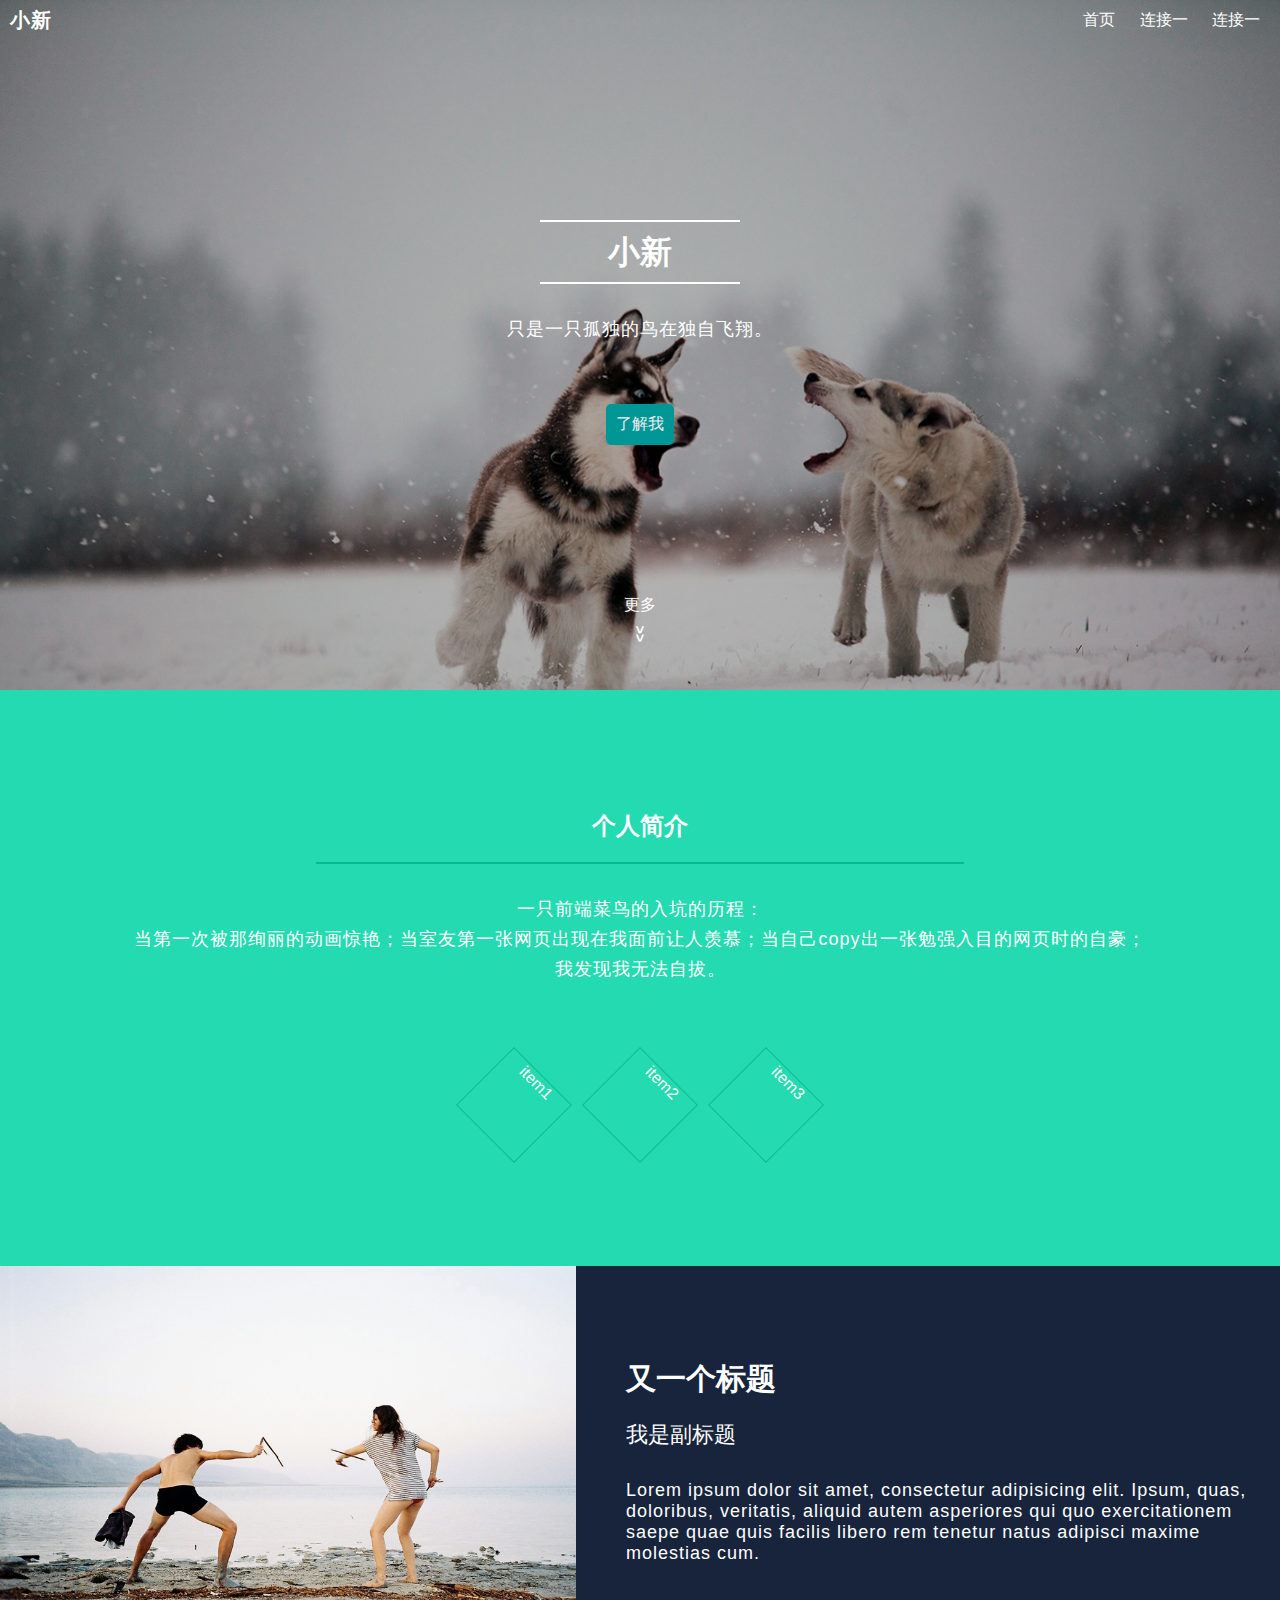
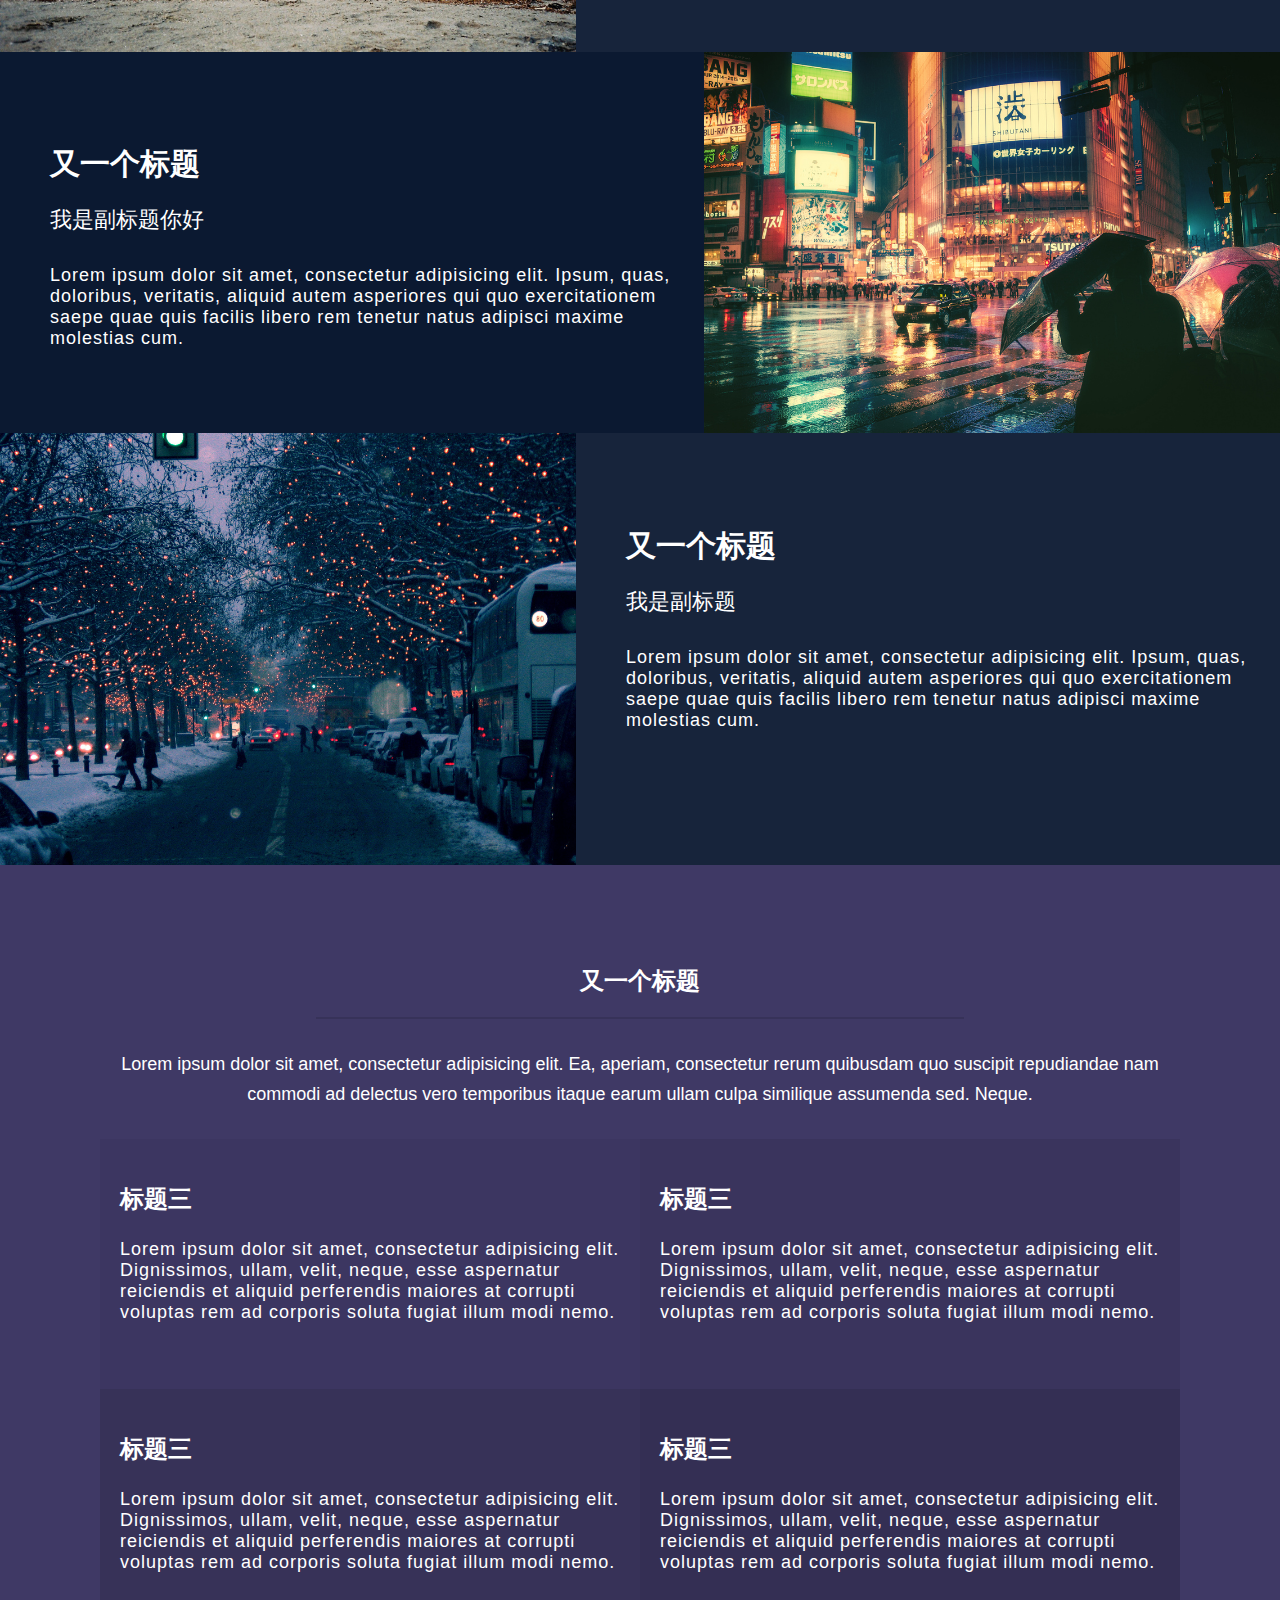
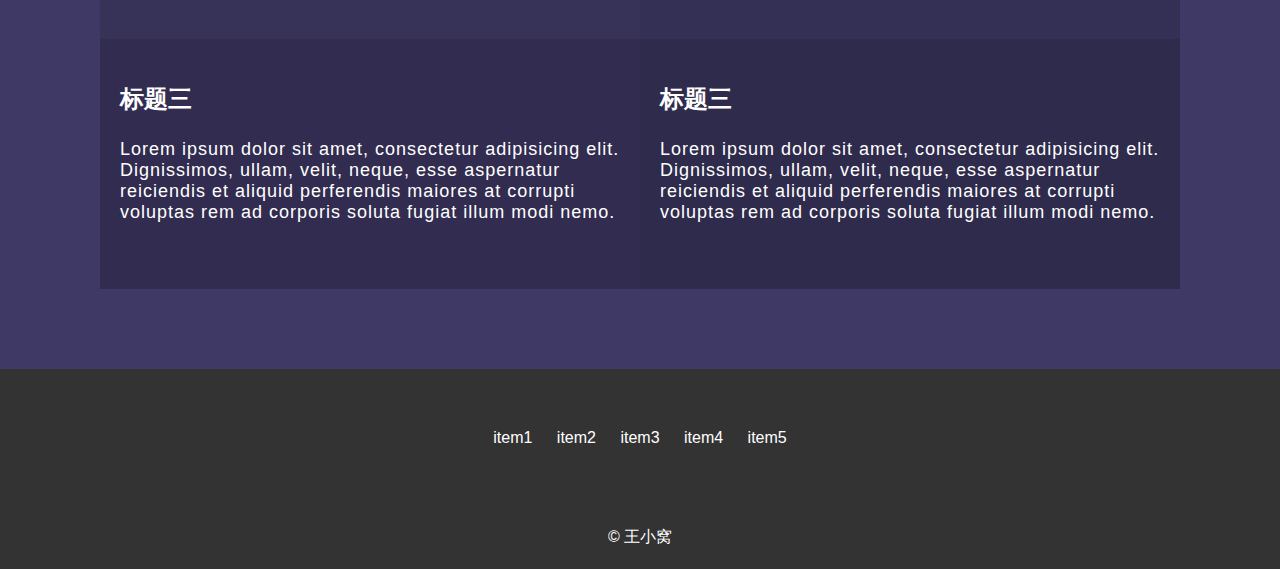
<file: blog/index.html>
<!doctype html>
<html lang="en">
<head>
	<meta charset="UTF-8">
	<title>Document</title>
	<link href="css/reset.css" rel="stylesheet">
	<link rel="stylesheet" href="css/main.css">
</head>
<body>
<div class="main-wrapper">
	<header><!-- 页头开始 -->
		<nav>
			<div class="logo"><a href="#">小新</a></div>
			<ul>
				<li><a href="#" class="active">首页</a></li>
				<li><a href="#">连接一</a></li>
				<li><a href="#">连接一</a></li>
			</ul>
		</nav>
		<div id="banner">
			<div class="inner">
				<h1>小新</h1>
				<p class="sub-heading">只是一只孤独的鸟在独自飞翔。 </p>
				<button>了解我</button>
				<div class="more">
					更多
				</div>
				<span class=" icon-double-angle-down">>></span>
			</div>
		</div>
	</header><!-- 页头结束 -->

	<div class="content"><!-- 内容开始 -->
		<section class="green-section">
			<div class="wrapper">
				<div>
					<h2>个人简介</h2>
					<div class="hr"></div>
					<p class="sub-heading">
					一只前端菜鸟的入坑的历程：<br/>当第一次被那绚丽的动画惊艳；当室友第一张网页出现在我面前让人羡慕；当自己copy出一张勉强入目的网页时的自豪；<br/>我发现我无法自拔。</p>
				</div>
				<div class="icon-group">
					<span class="icon">item1</span>
					<span class="icon">item2</span>
					<span class="icon">item3</span>
				</div>
			</div>
		</section>
		<section class="gray-section">
			<div class="article-preview clearlift">
				<div class="img-section">
					<img src="img/pic01.jpg" alt="">
				</div>
				<div class="text-section">
					<h2>又一个标题</h2>
					<div class="sub-heading">
						我是副标题
					</div>
					<p>Lorem ipsum dolor sit amet, consectetur adipisicing elit. Ipsum, quas, doloribus, veritatis, aliquid autem asperiores qui quo exercitationem saepe quae quis facilis libero rem tenetur natus adipisci maxime molestias cum.</p>
				</div>
			</div>
			<div class="article-preview clearlift">
				<div class="text-section">
					<h2>又一个标题</h2>
					<div class="sub-heading">
						我是副标题你好
					</div>
					<p>Lorem ipsum dolor sit amet, consectetur adipisicing elit. Ipsum, quas, doloribus, veritatis, aliquid autem asperiores qui quo exercitationem saepe quae quis facilis libero rem tenetur natus adipisci maxime molestias cum.</p>
				</div>
				<div class="img-section">
					<img src="img/pic02.jpg" alt="">
				</div>
			</div>
			<div class="article-preview clearlift">
				<div class="img-section">
					<img src="img/pic03.jpg" alt="">
				</div>
				<div class="text-section">
					<h2>又一个标题</h2>
					<div class="sub-heading">
						我是副标题
					</div>
					<p>Lorem ipsum dolor sit amet, consectetur adipisicing elit. Ipsum, quas, doloribus, veritatis, aliquid autem asperiores qui quo exercitationem saepe quae quis facilis libero rem tenetur natus adipisci maxime molestias cum.</p>
				</div>
			</div>
		</section>
		<section class="purple-section">
			<div class="wrapper">
				<div class="heading-wrapper">
					<h2>又一个标题</h2>
					<div class="hr"></div>
					<div class="sub-heading">
						Lorem ipsum dolor sit amet, consectetur adipisicing elit. Ea, aperiam, consectetur rerum quibusdam quo suscipit repudiandae nam commodi ad delectus vero temporibus itaque earum ullam culpa similique assumenda sed. Neque.
					</div>
				</div>
				<div class="card-group clearlift">
					<div class="card">
						<h3>标题三</h3>
						<p>Lorem ipsum dolor sit amet, consectetur adipisicing elit. Dignissimos, ullam, velit, neque, esse aspernatur reiciendis et aliquid perferendis maiores at corrupti voluptas rem ad corporis soluta fugiat illum modi nemo.</p>
					</div>
					<div class="card">
						<h3>标题三</h3>
						<p>Lorem ipsum dolor sit amet, consectetur adipisicing elit. Dignissimos, ullam, velit, neque, esse aspernatur reiciendis et aliquid perferendis maiores at corrupti voluptas rem ad corporis soluta fugiat illum modi nemo.</p>
					</div>
					<div class="card">
						<h3>标题三</h3>
						<p>Lorem ipsum dolor sit amet, consectetur adipisicing elit. Dignissimos, ullam, velit, neque, esse aspernatur reiciendis et aliquid perferendis maiores at corrupti voluptas rem ad corporis soluta fugiat illum modi nemo.</p>
					</div>
					<div class="card">
						<h3>标题三</h3>
						<p>Lorem ipsum dolor sit amet, consectetur adipisicing elit. Dignissimos, ullam, velit, neque, esse aspernatur reiciendis et aliquid perferendis maiores at corrupti voluptas rem ad corporis soluta fugiat illum modi nemo.</p>
					</div>
					<div class="card">
						<h3>标题三</h3>
						<p>Lorem ipsum dolor sit amet, consectetur adipisicing elit. Dignissimos, ullam, velit, neque, esse aspernatur reiciendis et aliquid perferendis maiores at corrupti voluptas rem ad corporis soluta fugiat illum modi nemo.</p>
					</div>
					<div class="card">
						<h3>标题三</h3>
						<p>Lorem ipsum dolor sit amet, consectetur adipisicing elit. Dignissimos, ullam, velit, neque, esse aspernatur reiciendis et aliquid perferendis maiores at corrupti voluptas rem ad corporis soluta fugiat illum modi nemo.</p>
					</div>
				</div>
			</div>
		</section>
	</div><!-- 内容结束 -->

	<footer><!-- 页脚开始 -->
		<ul class="share-group">
			<li>item1</li>
			<li>item2</li>
			<li>item3</li>
			<li>item4</li>
			<li>item5</li>
		</ul>
		<div class="copy">
			&copy 王小窝
		</div>
	</footer><!-- 页脚结束 -->
</div>
</body>
</html>
</file>
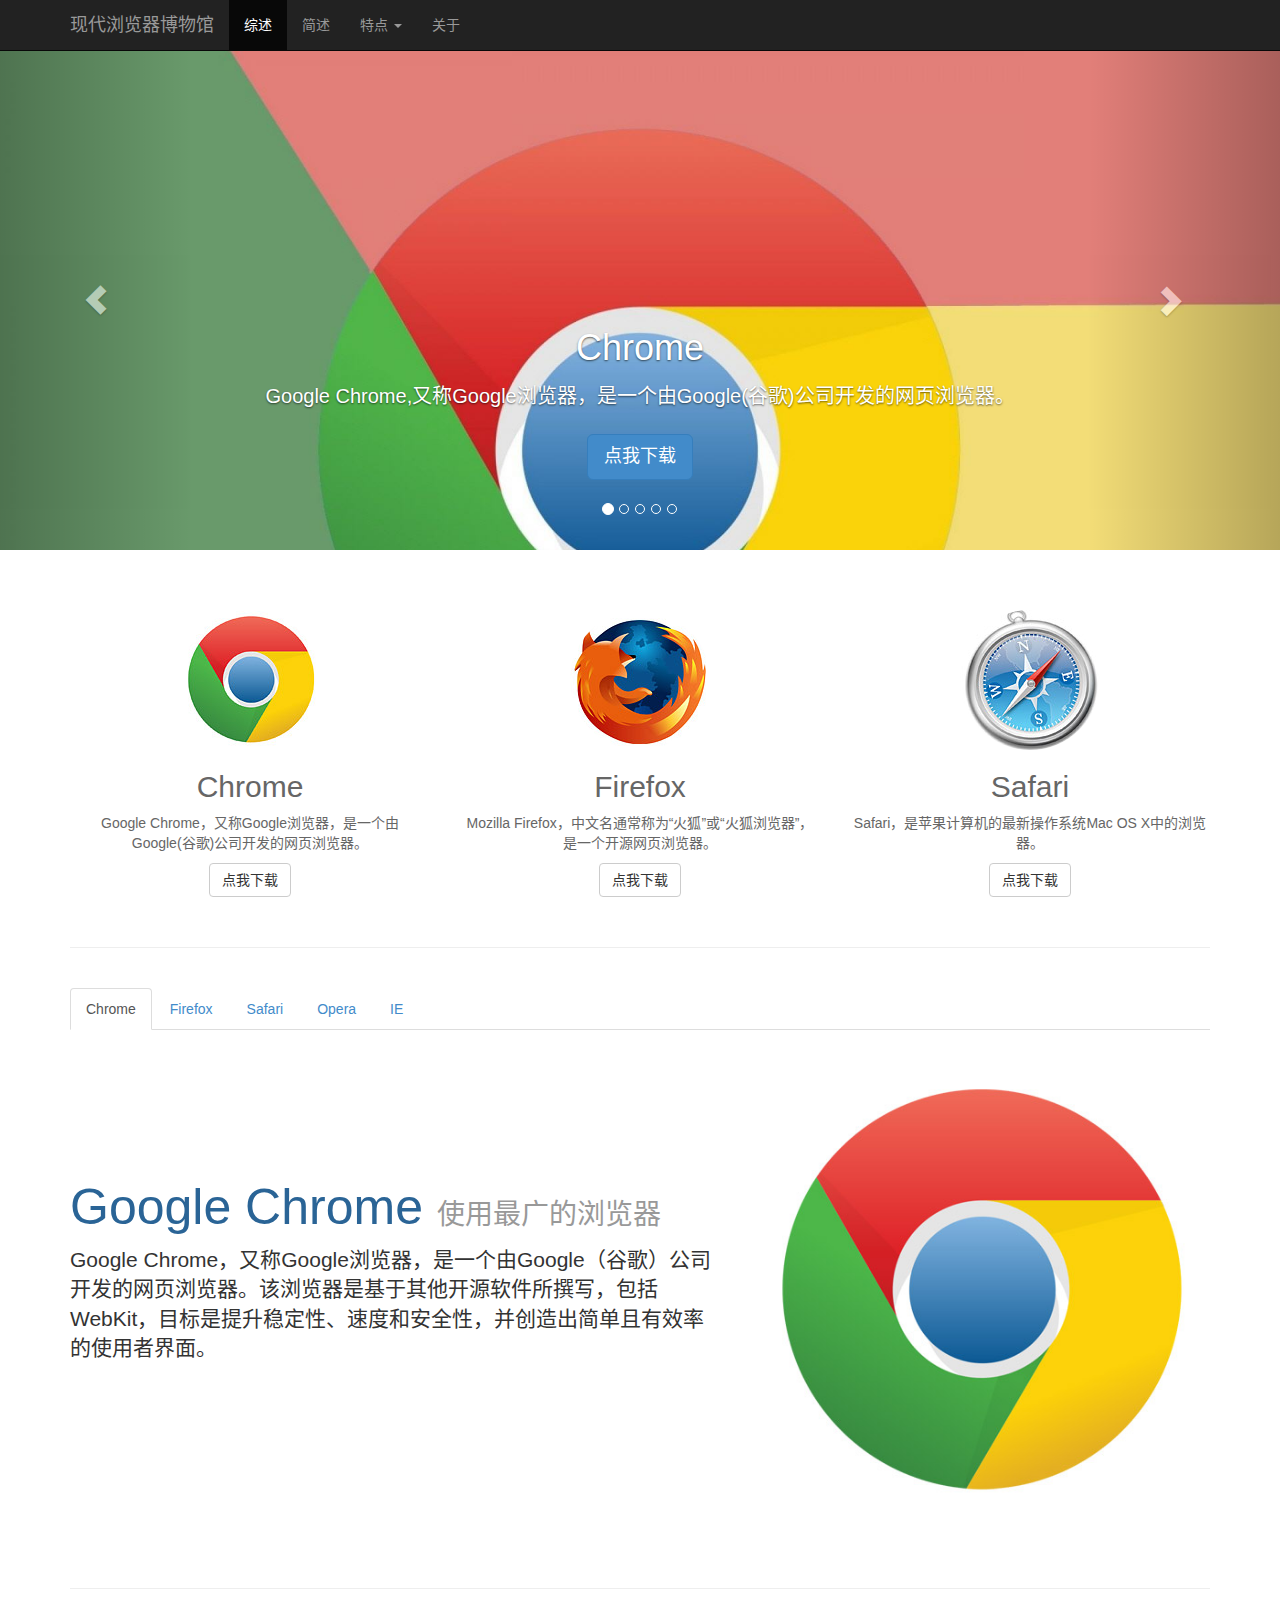
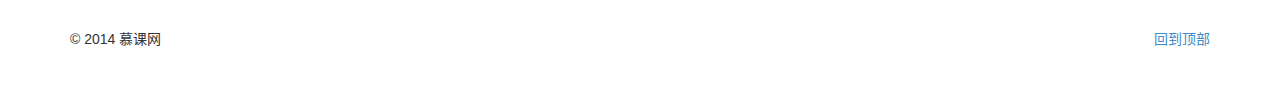
<file: example/index.html>
<!DOCTYPE html>
<html lang="zh-CN">
  <head>
    <meta charset="utf-8">
    <meta http-equiv="X-UA-Compatible" content="IE=edge">
    <meta name="viewport" content="width=device-width, initial-scale=1">
    <title>现代浏览器博物馆</title>

    <link href="css/bootstrap.min.css" rel="stylesheet">
    <!--[if lt IE 9]>
      <script src="js/html5shiv.min.js"></script>
      <script src="js/respond.min.js"></script>
    <![endif]-->
    <link rel="stylesheet" type="text/css" href="css/style.css">
    <style type="text/css">
      @media screen and (max-width: 960px){
        .carousel{
          height: 400px;
        }
        .carousel .item{
          height: 400px;
        }
      }
      @media screen and (max-width: 480px) {
        .carousel{
          height: 250px;
          margin-bottom: 20px;
        }
        .carousel .item{
          height: 250px;
        }
        .carousel-caption p{
          margin-bottom: 5px;
          font-size: 12px;
          line-height: 1.8;
        }
        .carousel-caption a{
          font-size: 12px;
        }
        .carousel-indicators{
          font-size: 0px;
        }
        .feature-heading{
          font-size: 28px;
          color: #2a6496;
          margin-top: 40px;
        }

        .feature-heading .text-muted{
          font-size: 12px;
          color: #999;
        }
        .feature-image{
          width: 50%;
        }
      }
    </style>
  </head>
  <body>
  <nav class="navbar navbar-default navbar-fixed-top navbar-inverse" role="navigation">
  <div class="container">
    <div class="navbar-header">
      <button type="button" class="navbar-toggle collapsed" data-toggle="collapse" data-target="#bs-example-navbar-collapse-1" aria-expanded="false">
        <span class="sr-only">Toggle navigation</span>
        <span class="icon-bar"></span>
        <span class="icon-bar"></span>
        <span class="icon-bar"></span>
      </button>
      <a class="navbar-brand" href="#">现代浏览器博物馆</a>
    </div>

    <div class="collapse navbar-collapse" id="bs-example-navbar-collapse-1">
      <ul class="nav navbar-nav">
        <li class="active"><a href="#">综述</a></li>
        <li><a href="#">简述</a></li>
        <li class="dropdown">
          <a class="dropdown-toggle" href="#" data-toggle="dropdown">
            特点
            <span class="caret"></span>
          </a>
          <ul class="dropdown-menu" aria-labelledby="dropdownMenu1">
            <li><a href="#tab-chrome">Chrome</a></li>
            <li><a href="#tab-firefox">FireFox</a></li>
            <li><a href="#tab-safari">Safari</a></li>
            <li><a href="#tab-opera">Opera</a></li>
            <li><a href="#tab-ie">IE</a></li>
          </ul>
        </li>
        <li><a href="#" data-toggle="modal" data-target="#about">关于</a></li>
      </ul>      
    </div><!-- /.navbar-collapse -->
  </div><!-- /.container-fluid -->
</nav>

<div id="carousel-example-generic" class="carousel slide" data-ride="carousel">
  <!-- Indicators -->
  <ol class="carousel-indicators">
    <li data-target="#carousel-example-generic" data-slide-to="0" class="active"></li>
    <li data-target="#carousel-example-generic" data-slide-to="1"></li>
    <li data-target="#carousel-example-generic" data-slide-to="2"></li>
    <li data-target="#carousel-example-generic" data-slide-to="3"></li>
    <li data-target="#carousel-example-generic" data-slide-to="4"></li>
  </ol>

  <div class="carousel-inner" role="listbox">
    <div class="item active">
      <img src="images/chrome-big.jpg" alt="1 slide">
      <div class="carousel-caption">
        <h1>Chrome</h1>
        <p>Google Chrome,又称Google浏览器，是一个由Google(谷歌)公司开发的网页浏览器。</p>
        <p><a href="http://www.google.cn/intl/zh-CN/chrome/browser/" class="btn btn-lg btn-primary" role="button" target="_blank">点我下载</a></p>
      </div>
    </div>
    <div class="item">
      <img src="images/firefox-big.jpg" alt="2 slide">
      <div class="carousel-caption">
        <h1>Firefox</h1>
        <p>Mozilla Firefox，中文名通常称为“火狐”或“火狐浏览器”，是一个开源网页浏览器。</p>
        <p><a href="http://www.firefox.com.cn/download/" class="btn btn-lg btn-primary" role="button" target="_blank">点我下载</a></p>
      </div> 
    </div>
    <div class="item">
      <img src="images/safari-big.jpg" alt="2 slide">
      <div class="carousel-caption">
        <h1>Safari</h1>
        <p>Safari，是苹果计算机的最新操作系统Mac OS X中的浏览器。</p>
        <p><a href="http://www.apple.com/cn/safari/" class="btn btn-lg btn-primary" role="button" target="_blank">点我下载</a></p>
      </div>
    </div>
    <div class="item">
      <img src="images/opera-big.jpg" alt="2 slide">
      <div class="carousel-caption">
        <h1>Opera</h1>
        <p>Opera浏览器，是一款挪威Opera Software ASA公司制作的支持多页面标签式浏览的网络浏览器。</p>
        <p><a href="http://www.opera.com/zh-cn" class="btn btn-lg btn-primary" role="button" target="_blank">点我下载</a></p>
      </div>
    </div>
    <div class="item">
      <img src="images/ie-big.jpg" alt="2 slide">
      <div class="carousel-caption">
        <h1>IE</h1>
        <p>Internet Explorer，简称 IE，是微软公司推出的一款网页浏览器。</p>
        <p><a href="http://windows.microsoft.com/zh-cn/internet-explorer/download-ie" class="btn btn-lg btn-primary" role="button" target="_blank">点我下载</a></p>
      </div>
    </div>
  </div>

  <a class="left carousel-control" href="#carousel-example-generic" role="button" data-slide="prev">
    <span class="glyphicon glyphicon-chevron-left" aria-hidden="true"></span>
  </a>
  <a class="right carousel-control" href="#carousel-example-generic" role="button" data-slide="next">
    <span class="glyphicon glyphicon-chevron-right" aria-hidden="true"></span>
  </a>
</div>

<div class="container" id="summary-container">
  <div class="row">
    <div class="col-md-4">
      <img src="images/chrome-logo-small.jpg" alt="chrome" class="img-circle">
      <h2>Chrome</h2>
      <p>Google Chrome，又称Google浏览器，是一个由Google(谷歌)公司开发的网页浏览器。</p>
      <p><a href="#" class="btn btn-default" role="button">点我下载</a></p>
    </div>
    <div class="col-md-4">
      <img src="images/firefox-logo-small.jpg" alt="chrome" class="img-circle">
      <h2>Firefox</h2>
      <p>Mozilla Firefox，中文名通常称为“火狐”或“火狐浏览器”，是一个开源网页浏览器。</p>
      <p><a href="#" class="btn btn-default" role="button">点我下载</a></p>
    </div>
    <div class="col-md-4">
      <img src="images/safari-logo-small.jpg" alt="chrome" class="img-circle">
      <h2>Safari</h2>
      <p>Safari，是苹果计算机的最新操作系统Mac OS X中的浏览器。</p>
      <p><a href="#" class="btn btn-default" role="button">点我下载</a></p>
    </div>
  </div>
  <hr class="divider">

  <ul class="nav nav-tabs" role="tablist" id="tab-list">
    <li role="presentation" class="active"><a href="#tab-chrome" role="tab" data-toggle="tab">Chrome</a></li>
    <li role="presentation"><a href="#tab-firefox" role="tab" data-toggle="tab">Firefox</a></li>
    <li role="presentation"><a href="#tab-safari" role="tab" data-toggle="tab">Safari</a></li>
    <li role="presentation"><a href="#tab-opera" role="tab" data-toggle="tab">Opera</a></li>
    <li role="presentation"><a href="#tab-ie" role="tab" data-toggle="tab">IE</a></li>
  </ul>

  <div class="tab-content">
    <div role="tabpanel" class="tab-pane active" id="tab-chrome">
      <div class="row feature">
        <div class="col-md-7">
          <h2 class="feature-heading">Google Chrome <span
          class="text-muted">使用最广的浏览器</span></h2>
          <p class="lead">Google Chrome，又称Google浏览器，是一个由Google（谷歌）公司开发的网页浏览器。该浏览器是基于其他开源软件所撰写，包括WebKit，目标是提升稳定性、速度和安全性，并创造出简单且有效率的使用者界面。</p>
        </div>
        <div class="col-md-5">
            <img class="feature-image img-responsive" src="images/chrome-logo.jpg"
            alt="Chrome">
        </div>
      </div>
    </div>
    <div role="tabpanel" class="tab-pane" id="tab-firefox">
      <div class="row feature">
        <div class="col-md-5">
          <img class="feature-image img-responsive" src="images/firefox-logo.jpg"
               alt="Firefox">
          </div>
          <div class="col-md-7">
          <h2 class="feature-heading">Mozilla Firefox <span class="text-muted">美丽的狐狸</span>
          </h2>
          <p class="lead">Mozilla Firefox，中文名通常称为“火狐”或“火狐浏览器”，是一个开源网页浏览器，使用Gecko引擎（非ie内核），支持多种操作系统如Windows、Mac和linux。</p>
        </div>
      </div>
    </div>
    <div role="tabpanel" class="tab-pane" id="tab-safari">
      <div class="row feature">
        <div class="col-md-7">
          <h2 class="feature-heading">Safari <span class="text-muted">Mac用户首选</span></h2>
          <p class="lead">Safari，是苹果计算机的最新操作系统Mac OS X中的浏览器，使用了KDE的KHTML作为浏览器的运算核心。Safari在2003年1月7日首度发行测试版，并成为Mac OS X v10.3与之后的默认浏览器，也是iPhone与IPAD和iPod touch的指定浏览器。</p>
        </div>
        <div class="col-md-5">
          <img class="feature-image img-responsive" src="images/safari-logo.jpg"
          alt="Safari">
        </div>
      </div>
    </div>
    <div role="tabpanel" class="tab-pane" id="tab-opera">
      <div class="row feature">
        <div class="col-md-5">
          <img class="feature-image img-responsive" src="images/opera-logo.jpg"
               alt="Opera">
        </div>
        <div class="col-md-7">
          <h2 class="feature-heading">Opera <span class="text-muted">小众但易用</span>
          </h2>
          <p class="lead">Opera浏览器，是一款挪威Opera Software ASA公司制作的支持多页面标签式浏览的网络浏览器。是跨平台浏览器可以在Windows、Mac和Linux三个操作系统平台上运行。.</p>
        </div>
      </div>
    </div>
    <div role="tabpanel" class="tab-pane" id="tab-ie">
      <div class="row feature">
        <div class="col-md-7">
          <h2 class="feature-heading">IE <span class="text-muted">你懂的</span></h2>
          <p class="lead">Internet Explorer，原称Microsoft Internet Explorer(6版本以前)和Windows Internet Explorer(7，8，9，10版本),简称IE，是美国微软公司推出的一款网页浏览器。它采用的排版引擎(俗称内核)为Trident。</p>
        </div>
        <div class="col-md-5">
        <img class="feature-image img-responsive" src="images/ie-logo.jpg" alt="IE">
        </div>
      </div>
    </div>
  </div>

  <hr class="divider">

  <footer>
    <p class="pull-right"><a href="#top">回到顶部</a></p>
    <p>© 2014 慕课网</p>
  </footer>

</div>

<div class="modal fade" id="about">
  <div class="modal-dialog">
    <div class="modal-content">
      <div class="modal-header">
        <button type="button" class="close" data-dismiss="modal" aria-label="Close"><span aria-hidden="true">&times;</span></button>
        <h4 class="modal-title">关于</h4>
      </div>
      <div class="modal-body">
        <p>慕课网隶属于北京慕课科技中心(有限合伙)，是一家从事互联网免费教学的网络教育公司。秉承“开拓、创新、公平、分享”的精神， 将互联网特性全面的应用在教育领域，致力于为教育机构及求学者打造一站式互动在线教育品牌。</p>
      </div>
      <div class="modal-footer">
        <button type="button" class="btn btn-default" data-dismiss="modal">关闭</button>
      </div>
    </div><!-- /.modal-content -->
  </div><!-- /.modal-dialog -->
</div><!-- /.modal -->
    <script src="js/jquery-1.11.1.min.js"></script>
    <script src="js/bootstrap.min.js"></script>
    <script type="text/javascript">
      $(function(){
        $("#bs-example-navbar-collapse-1 .dropdown-menu a").click(function(){
          var href=$(this).attr("href");
          $("#tab-list a[href='"+href+"']").tab("show");
        });
      });
    </script>
  </body>
</html>
</file>
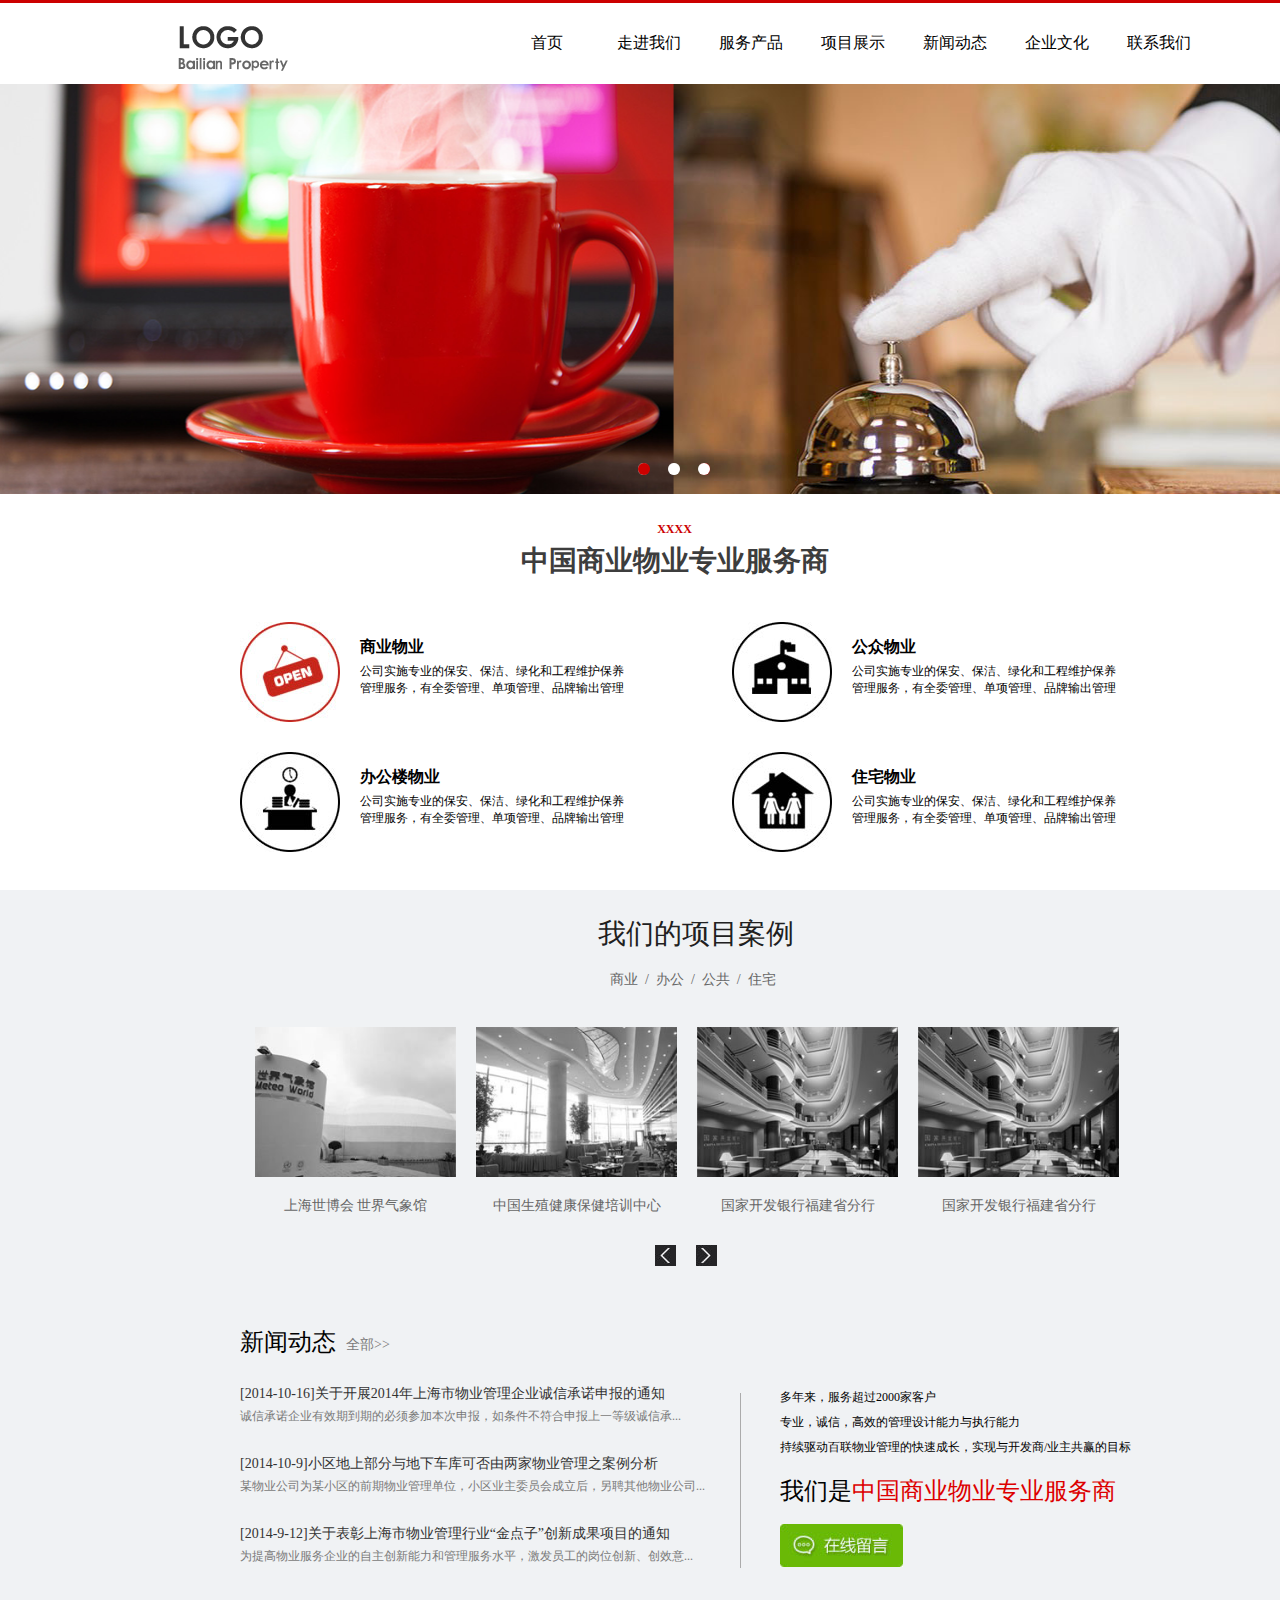
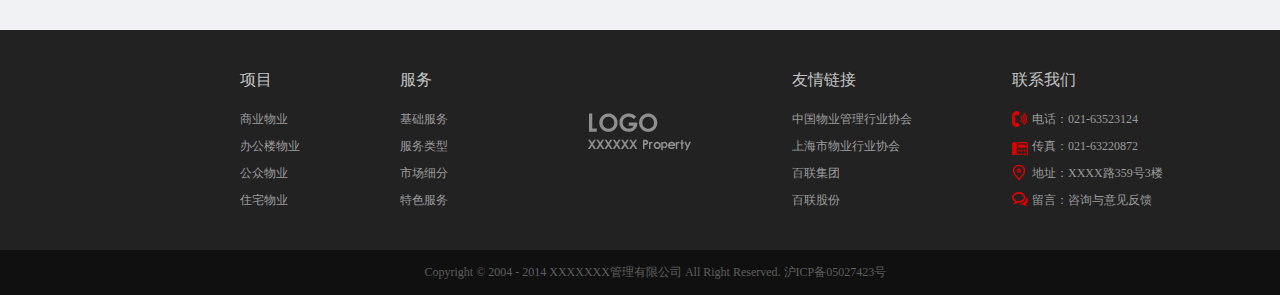
<file: coffee/main.html>
<!doctype html>
<html>
<head>
	<meta charset="UTF-8">
	<meta name="viewport" content="width=device-width,initial-scale=1.0 ">
	<title>咖啡</title>
	<link rel="stylesheet" type="text/css" href="css/style.css">
	<script type="text/javascript" src="jquery/jquery-1.4.4.min.js"></script>
	<script type="text/javascript" src="jquery/jquery.js"></script>

</head>
<body>
<div class="top">
	<div class="top_left">
		<img src="images/logo.png">
	</div><!-- top_left结束 -->
	<div class="top_right">
		<ul>
			<li><a href="#">首页</a></li>
			<li><a href="#">走进我们</a></li>
			<li><a href="#">服务产品</a></li>
			<li><a href="#">项目展示</a></li>
			<li><a href="#">新闻动态</a></li>
			<li><a href="#">企业文化</a></li>
			<li><a href="#">联系我们</a></li>
		</ul>
	</div><!-- top_right结束 -->
</div><!-- top结束 -->
<div class="ad" id="picBox">
	<div class="pic">
		<ul class="img">
			<li><img src="images/1.fw.png"></li>
			<li><img src="images/轮播1.jpg"></li>
			<li><img src="images/轮播2.jpg"></li>
		</ul>
		<ul class="num">
		</ul>

		<div class="btn btn_l">&lt;</div>
		<div class="btn btn_r">&gt;</div>
	</div><!-- pic结束 -->
</div><!-- ad结束 -->
<div class="center">
	<div class="center_title">
		<p>XXXX</p>
		<h2>中国商业物业专业服务商</h2>
	</div><!-- center_title结束 -->
	<div class="center_content">
			<ul class="ul_one">
				<li><img src="images/sy1.jpg">
					<div class="left">
						<h3>商业物业</h3>
						<p>公司实施专业的保安、保洁、绿化和工程维护保养管理服务，有全委管理、单项管理、品牌输出管理</p>
					</div>				
				</li>
				<li><img src="images/sy2.jpg">
					<div class="left">
						<h3>公众物业</h3>
						<p>公司实施专业的保安、保洁、绿化和工程维护保养管理服务，有全委管理、单项管理、品牌输出管理</p>
					</div>	
				</li>
			</ul>
			<ul class="ul_two">
				<li><img src="images/sy3.jpg">
					<div class="left">
						<h3>办公楼物业</h3>
						<p>公司实施专业的保安、保洁、绿化和工程维护保养管理服务，有全委管理、单项管理、品牌输出管理</p>
					</div>	
				</li>
				<li><img src="images/sy4.jpg">
					<div class="left">
						<h3>住宅物业</h3>
						<p>公司实施专业的保安、保洁、绿化和工程维护保养管理服务，有全委管理、单项管理、品牌输出管理</p>
					</div>	
				</li>
			</ul>
	</div><!-- center_content结束 -->
</div><!-- center结束 -->
<div class="wrap">
	<div class="example">
		<h2>我们的项目案例</h2>
		<ul class="example_ulOne">
			<li><a href="#">商业</a></li>
			<li><a>/</a></li>
			<li><a href="#">办公</a></li>
			<li><a>/</a></li>
			<li><a href="#">公共</a></li>
			<li><a>/</a></li>
			<li><a href="#">住宅</a></li>
		</ul>
		<ul class="example_ulTwo">
			<li><img src="images/example1.jpg"><a href="#">上海世博会 世界气象馆</a></li>
			<li><img src="images/example2.jpg"><a href="#">中国生殖健康保健培训中心</a></li>
			<li><img src="images/example3.jpg"><a href="#">国家开发银行福建省分行</a></li>
			<li><img src="images/example3.jpg"><a href="#">国家开发银行福建省分行</a></li>
		</ul>
		<ul class="example_ulThree">
			<li><img src="images/left.jpg"></li>
			<li><img src="images/right.jpg"></li>
		</ul>
	</div><!-- example结束 -->
	<div class="news">
		<div class="news_left">
			<div class="news_title">
				<h3>新闻动态</h3>
				<a href="#">全部>></a>
			</div>
			<ul class="news_list">
				<li>
					<a class="list_a1" href="#">[2014-10-16]关于开展2014年上海市物业管理企业诚信承诺申报的通知</a>
					<a class="list_a2" href="#">诚信承诺企业有效期到期的必须参加本次申报，如条件不符合申报上一等级诚信承...</a>
				</li>
				<li>
					<a class="list_a1" href="#">[2014-10-9]小区地上部分与地下车库可否由两家物业管理之案例分析</a>
					<a class="list_a2" href="#">某物业公司为某小区的前期物业管理单位，小区业主委员会成立后，另聘其他物业公司...</a>
				</li>
				<li>
					<a class="list_a1" href="#">[2014-9-12]关于表彰上海市物业管理行业“金点子”创新成果项目的通知</a>
					<a class="list_a2" href="#">为提高物业服务企业的自主创新能力和管理服务水平，激发员工的岗位创新、创效意...</a>
				</li>
			</ul>
		</div><!-- news_left结束 -->
		<div class="news_right">
			<p>多年来，服务超过2000家客户<br/> 专业，诚信，高效的管理设计能力与执行能力 <br/>持续驱动百联物业管理的快速成长，实现与开发商/业主共赢的目标</p>
			<h4>我们是<span>中国商业物业专业服务商</span></h4>
			<img src="images/news.jpg">
		</div><!-- news_right结束 -->
	</div><!-- news结束 -->
</div><!-- wrap结束 -->
<div class="bottom">
	<ul class="bottom_ulOne">
		<h3>项目</h3>
		<li>商业物业</li>
		<li>办公楼物业</li>
		<li>公众物业</li>
		<li>住宅物业</li>
	</ul>
	<ul class="bottom_ulTwo">
		<h3>服务</h3>
		<li>基础服务</li>
		<li>服务类型</li>
		<li>市场细分</li>
		<li>特色服务</li>
	</ul>
	<img src="images/bottom.jpg">
	<ul class="bottom_ulThree">
		<h3>友情链接</h3>
		<li>中国物业管理行业协会</li>
		<li>上海市物业行业协会</li>
		<li>百联集团</li>
		<li>百联股份</li>
	</ul>
	<ul class="bottom_ulFour">
		<h3>联系我们</h3>
		<li class="ulFour_1">电话：021-63523124</li>
		<li class="ulFour_2">传真：021-63220872</li>
		<li class="ulFour_3">地址：XXXX路359号3楼</li>
		<li class="ulFour_4">留言：咨询与意见反馈</li>
	</ul>
</div><!-- bottom结束 -->
<div class="adress">
	<p>Copyright © 2004 - 2014 XXXXXXX管理有限公司  All Right Reserved.   沪ICP备05027423号</p>
</div><!-- adress结束 -->
</body>
</html>
</file>
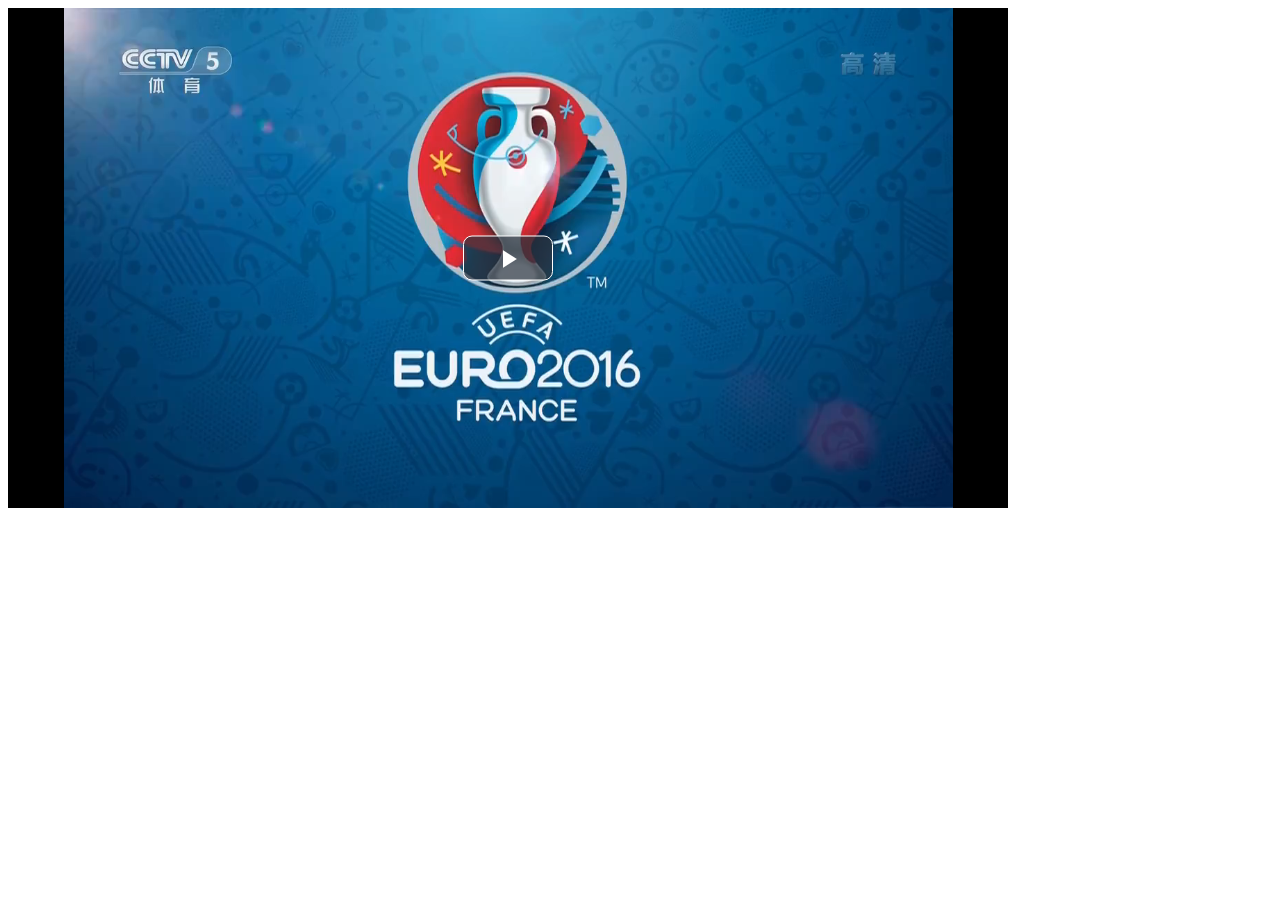
<file: hls/demo.html>
<!DOCTYPE html>
<html>
<head>
<meta charset=utf-8 />
<meta http-equiv="Access-Control-Allow-Origin" content="*">
<title>hls视频</title>
  <link href="./css/video.css" rel="stylesheet">
  <script src="./js/video.js"></script>
  <script src="./js/videojs-contrib-hls.min.js"></script>
  <!-- <script src="./js/hls.min.js"></script> -->
</head>
<body>
  <video id="my_video_1" class="video-js vjs-default-skin" controls autoplay preload="auto" width="1000" height="500" data-setup='{}'>
    <source src="src/z.m3u8" type="application/x-mpegURL">
  </video>
  
<script>
// if(Hls.isSupported()) {
//     var video = document.getElementById('my_video_1');
//     var hls = new Hls();
//     hls.loadSource('http://www.streambox.fr/playlists/test_001/stream.m3u8');
//     hls.attachMedia(video);
//     hls.on(Hls.Events.MANIFEST_PARSED,function() {
//       video.play();
//   });
// }
</script>
  
</body>
</html>
</file>
<file: blog/css/main.css>
nav
{
	background-color: transparent;
	height: 40px;
}

header
{
	background: rgba(0,0,0,0.3);
}

#banner
{
	background-color: transparent;
	height: 650px;
	color:#fff;
}

nav ul 
{
	list-style:none;
	margin:0;
	float: right;
}

nav ul li,nav .logo
{
	display: inline-block;
	line-height: 40px;
	margin-right: 20px;
}

nav ul li a 
{

	line-height: inherit;
	text-decoration: none;
	display: inline-block;
	height: inherit;
	color: #fff
}

nav .logo
{
	float: left;
	padding-left: 10px;
}

#banner .inner
{
	max-width: 300px;
	text-align: center;
	margin:0 auto;
	position: relative;
	top: 180px;
}

#banner .inner h1
{
	line-height: 60px;
	max-width: 200px;
	margin:0 auto;
	height: 60px;
	border-top:2px solid white;
	border-bottom: 2px solid white;
}

.icon-double-angle-down
{
	display: inline-block;
	font-size:14px;
	font-weight: bold;
	transform: rotate(90deg);
	margin-top:10px;
}

button
{
	border:none;
	background: #009696;
	color: #eee;
	padding:10px;
	font-family: "微软雅黑";
	border-radius: 5px;
	margin-top: 30px;
}

.banner button
{
	padding:14px 40px;
}

#banner .inner .more
{
	margin-top: 150px;
	font-family: "微软雅黑";
}

.sub-heading
{
	color:#fff;
	line-height: 30px;
	margin:30px 0;
	font-size: 18px;
}

/*.active
{
	border-bottom: 4px solid #fff;
}*/

ul{
	margin:0;
}

h3
{
	font-size: 24px;
}

p
{
	font-size: 18px;
	letter-spacing: 1px;
}

.hr
{
	width: 100%;
	margin:20px auto;
	height: 2px;	
}

.logo
{
	font-size: 20px; 
	font-weight: 700;
	letter-spacing: 1px;
}

.logo a 
{
	color: #fff;
	text-decoration: none;
}

.green-section
{
	text-align: center;
	background-color:#24dab0;
	color: #fff;
	padding:100px 0;
}

.green-section .hr
{
	background:#07b990;
	width: 60%;
}

.green-section .icon-group .icon
{
	display: inline-block;
	width: 80px;
	height: 80px;
	border:1px solid #10b992;
	transform: rotate(45deg);
	margin: 20px;
}

.icon-group
{
	margin-top: 60px;
}

.wrapper
{
	max-width: 1080px;
	margin:0 auto;
}

.gray-section
{
	background: #0b1931;
}

.gray-section .img-section
{
	width: 45%;
}

.img-section img
{
	width: 100%;
}

.gray-section .text-section
{
	width: 55%;

}

.article-preview > div
{
	float: left;
	font-size: 0px;
}

.article-preview:nth-child(odd)
{
	background: rgba(255,255,255,0.05);
}

.clearlift:after
{
	content: "";
	display: block;
	clear: both;
}

.text-section
{
	color: #fff;
	position: relative;
	top:68px;
	left: 50px;
}

.text-section h2
{
	font-size: 30px;
	margin-bottom: 20px;
}

.text-section .sub-heading
{
	font-size: 22px;
	margin-top: 0;
}

.text-section p
{
	font-size: 18px;
	letter-spacing: 1px;
}

.text-section > *
{
	max-width: 90%;
}

.purple-section
{
	padding: 80px;
	background:#3F3965;
	color: #fff;
}

.purple-section .heading-wrapper
{
	text-align: center;
}

.purple-section .hr
{
	background: #373259;
	width:60%;
}

.card
{
	float: left;
	width:50%;
	min-height: 250px;
	padding: 20px;
	-moz-box-sizing: border-box;
	-webkit-box-sizing: border-box;
	box-sizing: border-box;
	/*border:1px solid white;*/
}

.card:first-child
{
	background: rgba(0,0,0,0.04);
}

.card:nth-child(2)
{
	background: rgba(0,0,0,0.08);
}

.card:nth-child(3)
{
	background: rgba(0,0,0,0.12);
}

.card:nth-child(4)
{
	background: rgba(0,0,0,0.16);
}

.card:nth-child(5)
{
	background: rgba(0,0,0,0.20);
}

.card:nth-child(6)
{
	background: rgba(0,0,0,0.24);
}

footer
{
	background: #333;
	color: #fff;
	min-height: 200px;
	text-align: center;
}

ul.share-group
{
	display: block;
	width: 1080px;
	margin:0 auto;
	padding:50px;
}

.share-group li 
{
	display: inline-block;
	padding:10px;
}

.copy
{
	padding:20px;
}

.main-wrapper
{
	background: #444 url(../img/banner.jpg);
	background-attachment: fixed;
	background-repeat: no-repeat;
	background-size: cover;
	background-position: center center; 
}
</file>
<file: example/css/style.css>
body{
  padding-top:50px; 
  padding-bottom: 50px;
}

.carousel{
  height: 500px;
  background-color: #000;
  margin-bottom: 60px;
}

.carousel .item{
  height: 500px;
  background-color: #000;
}

.carousel img{
  width: 100%;
}

.carousel-caption p{
  margin-bottom: 20px;
  font-size: 20px;
  line-height: 1.8;
}

#summary-container .col-md-4{
  text-align: center;
}

.container .row .col-md-4{
  color: #666;
}

/*.img-circle{
  -moz-transition:all 1s ease;
  -webkit-transition:all 1s ease;
  transition: all 1s ease;
}
.img-circle:hover{
  -moz-transform:rotate(360deg);
  -webkit-transform:rotate(360deg);
  transform:rotate(360deg);
}*/

/*.img-circle:hover{
  -moz-animation:jump 3s ease-in;
  -webkit-animation:jump 3s ease-in;
  animation:jump 3s ease-in;
}*/

.img-circle:hover{
  -moz-animation:shake 0.5s ease-out;
  -webkit-animation:shake 0.5s ease-out;
  animation: shake 0.5s ease-out;
}

@keyframes shake{
  0%, 100% {
    -moz-transform: translate(0);
    transform: translate(0);
  }  
  10%, 30%, 50%, 70%, 90% {
    -moz-transform: translate(-5px,5px);
    transform: translate(-5px,5px);
  }  
  20%, 40%, 60%, 80% {
    -moz-transform: translate(5px,-5px);
    transform: translate(5px,-5px);
  }  
}

@keyframes jump{
  10%{
    transform: translateY(-30px);
  }
  30%{
    transform: translateY(-15px);
  }
  50%{
    transform: translateY(-8px);
  }
  70%{
    transform: translateY(-4px);
  }
  90%{
    transform: translateY(-2px);
  }
  0%,20%,40%,60%,80%,100%{
    transform: translateY(0px);
  }
}

.divider{
  margin:40px 0;
}

.feature{
  padding: 30px 0;
}

.feature-heading{
  font-size: 50px;
  color: #2a6496;
  margin-top: 120px;
}

.feature-heading .text-muted{
  font-size: 28px;
  color: #999;
}
</file>
<file: coffee/css/style.css>
*{
	margin:0;
	padding: 0;
	font-size: 12px;
}

.top{
	width: 1349px;
	height: 80px;
	border-top: 3px solid #C00;
}

.top_left{
	float: left;
	padding-left: 171px;
	height: 80px;
}

.top_right{
	margin-left: 205px;
	float: left;
	height: 80px;
	clear: right;
}

.top_right li{
	float: left;
	list-style: none;
	width: 102px;
	height: 80px;
}

.top_right a{
	font-family: "微软雅黑";
	text-decoration: none;
	font-size: 16px;
	width: 102px;
	height: 80px;
	line-height: 80px;
	display: block;
	text-align: center;
}

.top_right a:link,.top_right a:visited{
	color: #000;
}

.top_right a:active,.top_right a:hover,#top_on{
	background-color: #C00;
	color: #fff;
	font-weight: bold;
}

.pic{
	width: 1349px;
	height: 414px;
	position: relative;
	overflow: hidden;
}

.img{
	width: 6000px;
	position: absolute;
	left: 0;
	top: 0;
}

.img li{
	display: inline;
}

.num{
	position: absolute; 
	width: 100%; 
	bottom: 22px; 
	left: -1px; 
	text-align: center; 
	font-size: 0px;
}

.num li{
	width: 12px; 
	height: 12px; 
	background-color: #fff;
	-moz-border-radius:50%; 
	-o-border-radius:50%;
	-ms-border-radius:50%;
	-webkit-border-radius:50%;
	border-radius: 50%;
	display: inline-block; 
	margin: 0px 9px; 
	cursor: pointer;/*小手*/
}

.num li.on{background: #C00;}

.btn{
	width: 30px; 
	height: 50px; 
	background: rgba(0,0,0,0.5); 
	position: absolute; top:50%; 
	margin-top: -25px; 
	cursor: pointer; 
	text-align: center; 
	line-height: 50px; 
	font-size: 40px;
	font-family: "宋体"; 
	color: #fff; 
	display: none;
}
.pic:hover .btn{display: block;}

.btn_f{left: 0;}

.btn_r{right:0;}

.pic img{
	width: 1349px;
	height: 414px;
}

.center{
	width: 1349px;
	height: 368px;
}

.center_title{
	height: 100px;
	margin: 25px auto 0;
}

.center_title p{
	text-align: center;
	color: #C00;
	font-weight: bold;
	font-family: "微软雅黑";
}

.center_title h2{
	padding-top: 5px;
	text-align: center;
	font-size: 28px;
	color: #3D3D3D;
}

.center_content{
	height: 268px;
	padding-left: 240px;
	margin:0 auto;
	position: relative;
}

.center_content li{
	float: left;
	list-style: none;
}

.center_content ul{
	clear: both;
	height: 100px;
}

.center_content p{
	width: 272px;
}

.center_content img{
	width: 100px;
	height: 100px;
	position: absolute;
}

.left{
	float: right;
	margin: 15px 100px 0 120px;
}

.left h3{
	font-size: 16px;
	margin-bottom: 5px;
}

.left:hover{
	color: #C00;
}

.ul_two{
	margin-top: 30px;
}

.wrap{
	width: 1349px;
	height: 740px;
	background-color: #F0F2F4;
}

.example{
	height: 440px;
	padding-left: 240px;
	margin:0 auto;
}

.example h2{
	font-weight: normal;
	padding-top: 25px;
	font-size: 28px;
	padding-left: 352px;
	font-family: "微软雅黑";
	color: #202020;
	width: 208px;
	height: 28px;
	text-align: center;
}

.example li{
	list-style: none;
	float: left;
}

.example a{
	text-decoration: none;
	color: #666;
	display: block;
	font-size: 14px;
	height: 14px;
	line-height: 14px;
}

.example_ulTwo,.example_ulThree{
	clear: both;
}

.example_ulOne{
	height: 14px;
	padding:30px 0 0 370px;
}

.example_ulOne li{
	margin-right: 7px;
}

.example_ulTwo{
	height: 208px;
	padding: 40px 0 0 15px;
}

.example_ulTwo li{
	margin-right: 20px;
}

.example_ulTwo img{
	height:150px;
	width:201px;
}

.example_ulTwo a{
	margin-top: 18px;
	width: 201px;
	height: 14px;
	text-align: center;
}

.example_ulThree{
	padding:10px 0 0 415px;
}

.example_ulThree li{
	margin-right: 20px;
}

.news{
	height: 300px;
	padding-left: 240px;
	background: url(../images/new1.jpg) no-repeat 740px center;
}

.news_left{
	width: 540px;
	float: left;
}

.news_title{
	width: 155px;
	height: 25px;
}

.news h3{
	font-size: 24px;
	font-weight: normal;
	float: left;
	height: 24px;
	line-height: 24px;
	width: 96px;
}

.news_title a{
	float: left;
	width: 47px;
	font-size: 14px;
	line-height: 30px;
	padding-left: 10px;
	color: #7a7a7a;
	text-decoration: none;
}

.news_list li{
	list-style: none;
	margin-top: 30px;
}

.list_a1{
	font-size: 14px;
	color: #333;
}

.list_a2{
	padding-top: 5px;
	color: #7A7A7A;
}

.news_list a{
	display: block;
	text-decoration: none;
}

.news_right{
	float: left;
	padding-top: 55px;
}

.news_right p{
	width: 354px;
	height: 65px;
	line-height: 25px;
}

.news_right h4{
	padding: 25px 0;
	width: 336px;
	height: 24px;
	font-size: 24px;
	font-weight: normal;
}

.news_right span{
	color: #D00;
	font-size: 24px;
	font-weight: normal;
}

.news_right img{
	display: block;
}

.bottom{
	width: 1109px;
	height: 220px;
	background-color: #222;
	padding-left: 240px;
}

.bottom ul,.bottom img{
	float: left;
	margin: 40px 100px 0 0;
}

.bottom img{
	margin:83px 100px 0 40px;
}

.bottom h3{
	color: #C4C4C4;
	margin-bottom: 20px;
	font-size: 16px;
	font-weight: normal;
}

.bottom h3:hover{
	color: #C00;
}

.bottom li{
	color: #9C9C9C;
	list-style: none;
	margin-top: 10px;
}

.ulFour_1 {
	background: url(../images/bottom1.jpg) no-repeat;
	padding-left: 20px;
}

.ulFour_2 {
	background: url(../images/bottom2.jpg) no-repeat;
	padding-left: 20px;
}

.ulFour_3{
	background: url(../images/bottom3.jpg) no-repeat;
	padding-left: 20px;
}

.ulFour_4 {
	background: url(../images/bottom4.jpg) no-repeat;
	padding-left: 20px;
}

.adress{
	width: 1349px;
	height: 45px;
	background-color: #101010;
}

.adress p{
	color: #5F5F5F;
	height: 45px;
	line-height: 45px;
	width: 500px;
	margin:0 auto;
}
</file>
<file: hls/css/video.css>
.video-js .vjs-big-play-button:before, .video-js .vjs-control:before, .video-js .vjs-modal-dialog, .vjs-modal-dialog .vjs-modal-dialog-content {
  position: absolute;
  top: 0;
  left: 0;
  width: 100%;
  height: 100%; }

.video-js .vjs-big-play-button:before, .video-js .vjs-control:before {
  text-align: center; }

@font-face {
  font-family: VideoJS;
  src: url("//vjs.zencdn.net/font/1.5.1/VideoJS.eot?#iefix") format("eot"); }

@font-face {
  font-family: VideoJS;
  src: url([data-uri]) format("woff"), url([data-uri]) format("truetype");
  font-weight: normal;
  font-style: normal; }

.vjs-icon-play, .video-js .vjs-big-play-button, .video-js .vjs-play-control {
  font-family: VideoJS;
  font-weight: normal;
  font-style: normal; }
  .vjs-icon-play:before, .video-js .vjs-big-play-button:before, .video-js .vjs-play-control:before {
    content: "\f101"; }

.vjs-icon-play-circle {
  font-family: VideoJS;
  font-weight: normal;
  font-style: normal; }
  .vjs-icon-play-circle:before {
    content: "\f102"; }

.vjs-icon-pause, .video-js .vjs-play-control.vjs-playing {
  font-family: VideoJS;
  font-weight: normal;
  font-style: normal; }
  .vjs-icon-pause:before, .video-js .vjs-play-control.vjs-playing:before {
    content: "\f103"; }

.vjs-icon-volume-mute, .video-js .vjs-mute-control.vjs-vol-0,
.video-js .vjs-volume-menu-button.vjs-vol-0 {
  font-family: VideoJS;
  font-weight: normal;
  font-style: normal; }
  .vjs-icon-volume-mute:before, .video-js .vjs-mute-control.vjs-vol-0:before,
  .video-js .vjs-volume-menu-button.vjs-vol-0:before {
    content: "\f104"; }

.vjs-icon-volume-low, .video-js .vjs-mute-control.vjs-vol-1,
.video-js .vjs-volume-menu-button.vjs-vol-1 {
  font-family: VideoJS;
  font-weight: normal;
  font-style: normal; }
  .vjs-icon-volume-low:before, .video-js .vjs-mute-control.vjs-vol-1:before,
  .video-js .vjs-volume-menu-button.vjs-vol-1:before {
    content: "\f105"; }

.vjs-icon-volume-mid, .video-js .vjs-mute-control.vjs-vol-2,
.video-js .vjs-volume-menu-button.vjs-vol-2 {
  font-family: VideoJS;
  font-weight: normal;
  font-style: normal; }
  .vjs-icon-volume-mid:before, .video-js .vjs-mute-control.vjs-vol-2:before,
  .video-js .vjs-volume-menu-button.vjs-vol-2:before {
    content: "\f106"; }

.vjs-icon-volume-high, .video-js .vjs-mute-control,
.video-js .vjs-volume-menu-button {
  font-family: VideoJS;
  font-weight: normal;
  font-style: normal; }
  .vjs-icon-volume-high:before, .video-js .vjs-mute-control:before,
  .video-js .vjs-volume-menu-button:before {
    content: "\f107"; }

.vjs-icon-fullscreen-enter, .video-js .vjs-fullscreen-control {
  font-family: VideoJS;
  font-weight: normal;
  font-style: normal; }
  .vjs-icon-fullscreen-enter:before, .video-js .vjs-fullscreen-control:before {
    content: "\f108"; }

.vjs-icon-fullscreen-exit, .video-js.vjs-fullscreen .vjs-fullscreen-control {
  font-family: VideoJS;
  font-weight: normal;
  font-style: normal; }
  .vjs-icon-fullscreen-exit:before, .video-js.vjs-fullscreen .vjs-fullscreen-control:before {
    content: "\f109"; }

.vjs-icon-square {
  font-family: VideoJS;
  font-weight: normal;
  font-style: normal; }
  .vjs-icon-square:before {
    content: "\f10a"; }

.vjs-icon-spinner {
  font-family: VideoJS;
  font-weight: normal;
  font-style: normal; }
  .vjs-icon-spinner:before {
    content: "\f10b"; }

.vjs-icon-subtitles, .video-js .vjs-subtitles-button {
  font-family: VideoJS;
  font-weight: normal;
  font-style: normal; }
  .vjs-icon-subtitles:before, .video-js .vjs-subtitles-button:before {
    content: "\f10c"; }

.vjs-icon-captions, .video-js .vjs-captions-button {
  font-family: VideoJS;
  font-weight: normal;
  font-style: normal; }
  .vjs-icon-captions:before, .video-js .vjs-captions-button:before {
    content: "\f10d"; }

.vjs-icon-chapters, .video-js .vjs-chapters-button {
  font-family: VideoJS;
  font-weight: normal;
  font-style: normal; }
  .vjs-icon-chapters:before, .video-js .vjs-chapters-button:before {
    content: "\f10e"; }

.vjs-icon-share {
  font-family: VideoJS;
  font-weight: normal;
  font-style: normal; }
  .vjs-icon-share:before {
    content: "\f10f"; }

.vjs-icon-cog {
  font-family: VideoJS;
  font-weight: normal;
  font-style: normal; }
  .vjs-icon-cog:before {
    content: "\f110"; }

.vjs-icon-circle, .video-js .vjs-mouse-display, .video-js .vjs-play-progress, .video-js .vjs-volume-level {
  font-family: VideoJS;
  font-weight: normal;
  font-style: normal; }
  .vjs-icon-circle:before, .video-js .vjs-mouse-display:before, .video-js .vjs-play-progress:before, .video-js .vjs-volume-level:before {
    content: "\f111"; }

.vjs-icon-circle-outline {
  font-family: VideoJS;
  font-weight: normal;
  font-style: normal; }
  .vjs-icon-circle-outline:before {
    content: "\f112"; }

.vjs-icon-circle-inner-circle {
  font-family: VideoJS;
  font-weight: normal;
  font-style: normal; }
  .vjs-icon-circle-inner-circle:before {
    content: "\f113"; }

.vjs-icon-hd {
  font-family: VideoJS;
  font-weight: normal;
  font-style: normal; }
  .vjs-icon-hd:before {
    content: "\f114"; }

.vjs-icon-cancel, .video-js .vjs-control.vjs-close-button {
  font-family: VideoJS;
  font-weight: normal;
  font-style: normal; }
  .vjs-icon-cancel:before, .video-js .vjs-control.vjs-close-button:before {
    content: "\f115"; }

.vjs-icon-replay {
  font-family: VideoJS;
  font-weight: normal;
  font-style: normal; }
  .vjs-icon-replay:before {
    content: "\f116"; }

.vjs-icon-facebook {
  font-family: VideoJS;
  font-weight: normal;
  font-style: normal; }
  .vjs-icon-facebook:before {
    content: "\f117"; }

.vjs-icon-gplus {
  font-family: VideoJS;
  font-weight: normal;
  font-style: normal; }
  .vjs-icon-gplus:before {
    content: "\f118"; }

.vjs-icon-linkedin {
  font-family: VideoJS;
  font-weight: normal;
  font-style: normal; }
  .vjs-icon-linkedin:before {
    content: "\f119"; }

.vjs-icon-twitter {
  font-family: VideoJS;
  font-weight: normal;
  font-style: normal; }
  .vjs-icon-twitter:before {
    content: "\f11a"; }

.vjs-icon-tumblr {
  font-family: VideoJS;
  font-weight: normal;
  font-style: normal; }
  .vjs-icon-tumblr:before {
    content: "\f11b"; }

.vjs-icon-pinterest {
  font-family: VideoJS;
  font-weight: normal;
  font-style: normal; }
  .vjs-icon-pinterest:before {
    content: "\f11c"; }

.vjs-icon-audio-description, .video-js .vjs-descriptions-button {
  font-family: VideoJS;
  font-weight: normal;
  font-style: normal; }
  .vjs-icon-audio-description:before, .video-js .vjs-descriptions-button:before {
    content: "\f11d"; }

.vjs-icon-audio, .video-js .vjs-audio-button {
  font-family: VideoJS;
  font-weight: normal;
  font-style: normal; }
  .vjs-icon-audio:before, .video-js .vjs-audio-button:before {
    content: "\f11e"; }

.video-js {
  display: block;
  vertical-align: top;
  box-sizing: border-box;
  color: #fff;
  background-color: #000;
  position: relative;
  padding: 0;
  font-size: 10px;
  line-height: 1;
  font-weight: normal;
  font-style: normal;
  font-family: Arial, Helvetica, sans-serif;
  -webkit-user-select: none;
  -moz-user-select: none;
  -ms-user-select: none;
  user-select: none; }
  .video-js:-moz-full-screen {
    position: absolute; }
  .video-js:-webkit-full-screen {
    width: 100% !important;
    height: 100% !important; }

.video-js *,
.video-js *:before,
.video-js *:after {
  box-sizing: inherit; }

.video-js ul {
  font-family: inherit;
  font-size: inherit;
  line-height: inherit;
  list-style-position: outside;
  margin-left: 0;
  margin-right: 0;
  margin-top: 0;
  margin-bottom: 0; }

.video-js.vjs-fluid,
.video-js.vjs-16-9,
.video-js.vjs-4-3 {
  width: 100%;
  max-width: 100%;
  height: 0; }

.video-js.vjs-16-9 {
  padding-top: 56.25%; }

.video-js.vjs-4-3 {
  padding-top: 75%; }

.video-js.vjs-fill {
  width: 100%;
  height: 100%; }

.video-js .vjs-tech {
  position: absolute;
  top: 0;
  left: 0;
  width: 100%;
  height: 100%; }

body.vjs-full-window {
  padding: 0;
  margin: 0;
  height: 100%;
  overflow-y: auto; }

.vjs-full-window .video-js.vjs-fullscreen {
  position: fixed;
  overflow: hidden;
  z-index: 1000;
  left: 0;
  top: 0;
  bottom: 0;
  right: 0; }

.video-js.vjs-fullscreen {
  width: 100% !important;
  height: 100% !important;
  padding-top: 0 !important; }

.video-js.vjs-fullscreen.vjs-user-inactive {
  cursor: none; }

.vjs-hidden {
  display: none !important; }

.vjs-disabled {
  opacity: 0.5;
  cursor: default; }

.video-js .vjs-offscreen {
  height: 1px;
  left: -9999px;
  position: absolute;
  top: 0;
  width: 1px; }

.vjs-lock-showing {
  display: block !important;
  opacity: 1;
  visibility: visible; }

.vjs-no-js {
  padding: 20px;
  color: #fff;
  background-color: #000;
  font-size: 18px;
  font-family: Arial, Helvetica, sans-serif;
  text-align: center;
  width: 300px;
  height: 150px;
  margin: 0px auto; }

.vjs-no-js a,
.vjs-no-js a:visited {
  color: #66A8CC; }

.video-js .vjs-big-play-button {
  font-size: 3em;
  line-height: 1.5em;
  height: 1.5em;
  width: 3em;
  display: block;
  position: absolute;
  top: 50%;
  left: 50%;
  transform: translate(-50%,-50%);
  -o-transform: translate(-50%,-50%);
  -moz-transform: translate(-50%,-50%);
  -webkit-transform: translate(-50%,-50%);
  padding: 0;
  cursor: pointer;
  opacity: 1;
  border: 0.06666em solid #fff;
  background-color: #2B333F;
  background-color: rgba(43, 51, 63, 0.7);
  -webkit-border-radius: 0.3em;
  -moz-border-radius: 0.3em;
  border-radius: 0.3em;
  -webkit-transition: all 0.4s;
  -moz-transition: all 0.4s;
  -o-transition: all 0.4s;
  transition: all 0.4s; }

.vjs-big-play-centered .vjs-big-play-button {
  top: 50%;
  left: 50%;
  margin-top: -0.75em;
  margin-left: -1.5em; }

.video-js:hover .vjs-big-play-button,
.video-js .vjs-big-play-button:focus {
  outline: 0;
  border-color: #fff;
  background-color: #73859f;
  background-color: rgba(115, 133, 159, 0.5);
  -webkit-transition: all 0s;
  -moz-transition: all 0s;
  -o-transition: all 0s;
  transition: all 0s; }

.vjs-controls-disabled .vjs-big-play-button,
.vjs-has-started .vjs-big-play-button,
.vjs-using-native-controls .vjs-big-play-button,
.vjs-error .vjs-big-play-button {
  display: none; }

.video-js button {
  background: none;
  border: none;
  color: inherit;
  display: inline-block;
  overflow: visible;
  font-size: inherit;
  line-height: inherit;
  text-transform: none;
  text-decoration: none;
  transition: none;
  -webkit-appearance: none;
  -moz-appearance: none;
  appearance: none; }

.video-js .vjs-control.vjs-close-button {
  cursor: pointer;
  height: 3em;
  position: absolute;
  right: 0;
  top: 0.5em;
  z-index: 2; }

.vjs-menu-button {
  cursor: pointer; }

.vjs-menu-button.vjs-disabled {
  cursor: default; }

.vjs-workinghover .vjs-menu-button.vjs-disabled:hover .vjs-menu {
  display: none; }

.vjs-menu .vjs-menu-content {
  display: block;
  padding: 0;
  margin: 0;
  overflow: auto; }

.vjs-scrubbing .vjs-menu-button:hover .vjs-menu {
  display: none; }

.vjs-menu li {
  list-style: none;
  margin: 0;
  padding: 0.2em 0;
  line-height: 1.4em;
  font-size: 1.2em;
  text-align: center;
  text-transform: lowercase; }

.vjs-menu li:focus,
.vjs-menu li:hover {
  outline: 0;
  background-color: #73859f;
  background-color: rgba(115, 133, 159, 0.5); }

.vjs-menu li.vjs-selected,
.vjs-menu li.vjs-selected:focus,
.vjs-menu li.vjs-selected:hover {
  background-color: #fff;
  color: #2B333F; }

.vjs-menu li.vjs-menu-title {
  text-align: center;
  text-transform: uppercase;
  font-size: 1em;
  line-height: 2em;
  padding: 0;
  margin: 0 0 0.3em 0;
  font-weight: bold;
  cursor: default; }

.vjs-menu-button-popup .vjs-menu {
  display: none;
  position: absolute;
  bottom: 0;
  width: 10em;
  left: -3em;
  height: 0em;
  margin-bottom: 1.5em;
  border-top-color: rgba(43, 51, 63, 0.7); }

.vjs-menu-button-popup .vjs-menu .vjs-menu-content {
  background-color: #2B333F;
  background-color: rgba(43, 51, 63, 0.7);
  position: absolute;
  width: 100%;
  bottom: 1.5em;
  max-height: 15em; }

.vjs-workinghover .vjs-menu-button-popup:hover .vjs-menu,
.vjs-menu-button-popup .vjs-menu.vjs-lock-showing {
  display: block; }

.video-js .vjs-menu-button-inline {
  -webkit-transition: all 0.4s;
  -moz-transition: all 0.4s;
  -o-transition: all 0.4s;
  transition: all 0.4s;
  overflow: hidden; }

.video-js .vjs-menu-button-inline:before {
  width: 2.222222222em; }

.video-js .vjs-menu-button-inline:hover,
.video-js .vjs-menu-button-inline:focus,
.video-js .vjs-menu-button-inline.vjs-slider-active,
.video-js.vjs-no-flex .vjs-menu-button-inline {
  width: 12em; }

.video-js .vjs-menu-button-inline.vjs-slider-active {
  -webkit-transition: none;
  -moz-transition: none;
  -o-transition: none;
  transition: none; }

.vjs-menu-button-inline .vjs-menu {
  opacity: 0;
  height: 100%;
  width: auto;
  position: absolute;
  left: 4em;
  top: 0;
  padding: 0;
  margin: 0;
  -webkit-transition: all 0.4s;
  -moz-transition: all 0.4s;
  -o-transition: all 0.4s;
  transition: all 0.4s; }

.vjs-menu-button-inline:hover .vjs-menu,
.vjs-menu-button-inline:focus .vjs-menu,
.vjs-menu-button-inline.vjs-slider-active .vjs-menu {
  display: block;
  opacity: 1; }

.vjs-no-flex .vjs-menu-button-inline .vjs-menu {
  display: block;
  opacity: 1;
  position: relative;
  width: auto; }

.vjs-no-flex .vjs-menu-button-inline:hover .vjs-menu,
.vjs-no-flex .vjs-menu-button-inline:focus .vjs-menu,
.vjs-no-flex .vjs-menu-button-inline.vjs-slider-active .vjs-menu {
  width: auto; }

.vjs-menu-button-inline .vjs-menu-content {
  width: auto;
  height: 100%;
  margin: 0;
  overflow: hidden; }

.video-js .vjs-control-bar {
  display: none;
  width: 100%;
  position: absolute;
  bottom: 0;
  left: 0;
  right: 0;
  height: 3.0em;
  background-color: #2B333F;
  background-color: rgba(43, 51, 63, 0.7); }

.vjs-has-started .vjs-control-bar {
  display: -webkit-box;
  display: -webkit-flex;
  display: -ms-flexbox;
  display: flex;
  visibility: visible;
  opacity: 1;
  -webkit-transition: visibility 0.1s, opacity 0.1s;
  -moz-transition: visibility 0.1s, opacity 0.1s;
  -o-transition: visibility 0.1s, opacity 0.1s;
  transition: visibility 0.1s, opacity 0.1s; }

.vjs-has-started.vjs-user-inactive.vjs-playing .vjs-control-bar {
  visibility: visible;
  opacity: 0;
  -webkit-transition: visibility 1s, opacity 1s;
  -moz-transition: visibility 1s, opacity 1s;
  -o-transition: visibility 1s, opacity 1s;
  transition: visibility 1s, opacity 1s; }
  @media \0screen {
    .vjs-has-started.vjs-user-inactive.vjs-playing .vjs-control-bar {
      visibility: hidden; } }

.vjs-controls-disabled .vjs-control-bar,
.vjs-using-native-controls .vjs-control-bar,
.vjs-error .vjs-control-bar {
  display: none !important; }

.vjs-audio.vjs-has-started.vjs-user-inactive.vjs-playing .vjs-control-bar {
  opacity: 1;
  visibility: visible; }

@media \0screen {
  .vjs-user-inactive.vjs-playing .vjs-control-bar :before {
    content: ""; } }

.vjs-has-started.vjs-no-flex .vjs-control-bar {
  display: table; }

.video-js .vjs-control {
  outline: none;
  position: relative;
  text-align: center;
  margin: 0;
  padding: 0;
  height: 100%;
  width: 4em;
  -webkit-box-flex: none;
  -moz-box-flex: none;
  -webkit-flex: none;
  -ms-flex: none;
  flex: none; }
  .video-js .vjs-control:before {
    font-size: 1.8em;
    line-height: 1.67; }

.video-js .vjs-control:focus:before,
.video-js .vjs-control:hover:before,
.video-js .vjs-control:focus {
  text-shadow: 0em 0em 1em white; }

.video-js .vjs-control-text {
  border: 0;
  clip: rect(0 0 0 0);
  height: 1px;
  margin: -1px;
  overflow: hidden;
  padding: 0;
  position: absolute;
  width: 1px; }

.vjs-no-flex .vjs-control {
  display: table-cell;
  vertical-align: middle; }

.video-js .vjs-custom-control-spacer {
  display: none; }

.video-js .vjs-progress-control {
  -webkit-box-flex: auto;
  -moz-box-flex: auto;
  -webkit-flex: auto;
  -ms-flex: auto;
  flex: auto;
  display: -webkit-box;
  display: -webkit-flex;
  display: -ms-flexbox;
  display: flex;
  -webkit-box-align: center;
  -webkit-align-items: center;
  -ms-flex-align: center;
  align-items: center;
  min-width: 4em; }

.vjs-live .vjs-progress-control {
  display: none; }

.video-js .vjs-progress-holder {
  -webkit-box-flex: auto;
  -moz-box-flex: auto;
  -webkit-flex: auto;
  -ms-flex: auto;
  flex: auto;
  -webkit-transition: all 0.2s;
  -moz-transition: all 0.2s;
  -o-transition: all 0.2s;
  transition: all 0.2s;
  height: 0.3em; }

.video-js .vjs-progress-control:hover .vjs-progress-holder {
  font-size: 1.666666666666666666em; }

/* If we let the font size grow as much as everything else, the current time tooltip ends up
 ginormous. If you'd like to enable the current time tooltip all the time, this should be disabled
 to avoid a weird hitch when you roll off the hover. */
.video-js .vjs-progress-control:hover .vjs-time-tooltip,
.video-js .vjs-progress-control:hover .vjs-mouse-display:after,
.video-js .vjs-progress-control:hover .vjs-play-progress:after {
  font-family: Arial, Helvetica, sans-serif;
  visibility: visible;
  font-size: 0.6em; }

.video-js .vjs-progress-holder .vjs-play-progress,
.video-js .vjs-progress-holder .vjs-load-progress,
.video-js .vjs-progress-holder .vjs-tooltip-progress-bar,
.video-js .vjs-progress-holder .vjs-load-progress div {
  position: absolute;
  display: block;
  height: 0.3em;
  margin: 0;
  padding: 0;
  width: 0;
  left: 0;
  top: 0; }

.video-js .vjs-mouse-display:before {
  display: none; }

.video-js .vjs-play-progress {
  background-color: #fff; }
  .video-js .vjs-play-progress:before {
    position: absolute;
    top: -0.333333333333333em;
    right: -0.5em;
    font-size: 0.9em; }

.video-js .vjs-time-tooltip,
.video-js .vjs-mouse-display:after,
.video-js .vjs-play-progress:after {
  visibility: hidden;
  pointer-events: none;
  position: absolute;
  top: -3.4em;
  right: -1.9em;
  font-size: 0.9em;
  color: #000;
  content: attr(data-current-time);
  padding: 6px 8px 8px 8px;
  background-color: #fff;
  background-color: rgba(255, 255, 255, 0.8);
  -webkit-border-radius: 0.3em;
  -moz-border-radius: 0.3em;
  border-radius: 0.3em; }

.video-js .vjs-time-tooltip,
.video-js .vjs-play-progress:before,
.video-js .vjs-play-progress:after {
  z-index: 1; }

.video-js .vjs-progress-control .vjs-keep-tooltips-inside:after {
  display: none; }

.video-js .vjs-load-progress {
  background: #bfc7d3;
  background: rgba(115, 133, 159, 0.5); }

.video-js .vjs-load-progress div {
  background: white;
  background: rgba(115, 133, 159, 0.75); }

.video-js.vjs-no-flex .vjs-progress-control {
  width: auto; }

.video-js .vjs-time-tooltip {
  display: inline-block;
  height: 2.4em;
  position: relative;
  float: right;
  right: -1.9em; }

.vjs-tooltip-progress-bar {
  visibility: hidden; }

.video-js .vjs-progress-control .vjs-mouse-display {
  display: none;
  position: absolute;
  width: 1px;
  height: 100%;
  background-color: #000;
  z-index: 1; }

.vjs-no-flex .vjs-progress-control .vjs-mouse-display {
  z-index: 0; }

.video-js .vjs-progress-control:hover .vjs-mouse-display {
  display: block; }

.video-js.vjs-user-inactive .vjs-progress-control .vjs-mouse-display,
.video-js.vjs-user-inactive .vjs-progress-control .vjs-mouse-display:after {
  visibility: hidden;
  opacity: 0;
  -webkit-transition: visibility 1s, opacity 1s;
  -moz-transition: visibility 1s, opacity 1s;
  -o-transition: visibility 1s, opacity 1s;
  transition: visibility 1s, opacity 1s; }

.video-js.vjs-user-inactive.vjs-no-flex .vjs-progress-control .vjs-mouse-display,
.video-js.vjs-user-inactive.vjs-no-flex .vjs-progress-control .vjs-mouse-display:after {
  display: none; }

.vjs-mouse-display .vjs-time-tooltip,
.video-js .vjs-progress-control .vjs-mouse-display:after {
  color: #fff;
  background-color: #000;
  background-color: rgba(0, 0, 0, 0.8); }

.video-js .vjs-slider {
  outline: 0;
  position: relative;
  cursor: pointer;
  padding: 0;
  margin: 0 0.45em 0 0.45em;
  background-color: #73859f;
  background-color: rgba(115, 133, 159, 0.5); }

.video-js .vjs-slider:focus {
  text-shadow: 0em 0em 1em white;
  -webkit-box-shadow: 0 0 1em #fff;
  -moz-box-shadow: 0 0 1em #fff;
  box-shadow: 0 0 1em #fff; }

.video-js .vjs-mute-control,
.video-js .vjs-volume-menu-button {
  cursor: pointer;
  -webkit-box-flex: none;
  -moz-box-flex: none;
  -webkit-flex: none;
  -ms-flex: none;
  flex: none; }

.video-js .vjs-volume-control {
  width: 5em;
  -webkit-box-flex: none;
  -moz-box-flex: none;
  -webkit-flex: none;
  -ms-flex: none;
  flex: none;
  display: -webkit-box;
  display: -webkit-flex;
  display: -ms-flexbox;
  display: flex;
  -webkit-box-align: center;
  -webkit-align-items: center;
  -ms-flex-align: center;
  align-items: center; }

.video-js .vjs-volume-bar {
  margin: 1.35em 0.45em; }

.vjs-volume-bar.vjs-slider-horizontal {
  width: 5em;
  height: 0.3em; }

.vjs-volume-bar.vjs-slider-vertical {
  width: 0.3em;
  height: 5em;
  margin: 1.35em auto; }

.video-js .vjs-volume-level {
  position: absolute;
  bottom: 0;
  left: 0;
  background-color: #fff; }
  .video-js .vjs-volume-level:before {
    position: absolute;
    font-size: 0.9em; }

.vjs-slider-vertical .vjs-volume-level {
  width: 0.3em; }
  .vjs-slider-vertical .vjs-volume-level:before {
    top: -0.5em;
    left: -0.3em; }

.vjs-slider-horizontal .vjs-volume-level {
  height: 0.3em; }
  .vjs-slider-horizontal .vjs-volume-level:before {
    top: -0.3em;
    right: -0.5em; }

.vjs-volume-bar.vjs-slider-vertical .vjs-volume-level {
  height: 100%; }

.vjs-volume-bar.vjs-slider-horizontal .vjs-volume-level {
  width: 100%; }

.vjs-menu-button-popup.vjs-volume-menu-button .vjs-menu {
  display: block;
  width: 0;
  height: 0;
  border-top-color: transparent; }

.vjs-menu-button-popup.vjs-volume-menu-button-vertical .vjs-menu {
  left: 0.5em;
  height: 8em; }

.vjs-menu-button-popup.vjs-volume-menu-button-horizontal .vjs-menu {
  left: -2em; }

.vjs-menu-button-popup.vjs-volume-menu-button .vjs-menu-content {
  height: 0;
  width: 0;
  overflow-x: hidden;
  overflow-y: hidden; }

.vjs-volume-menu-button-vertical:hover .vjs-menu-content,
.vjs-volume-menu-button-vertical:focus .vjs-menu-content,
.vjs-volume-menu-button-vertical.vjs-slider-active .vjs-menu-content,
.vjs-volume-menu-button-vertical .vjs-lock-showing .vjs-menu-content {
  height: 8em;
  width: 2.9em; }

.vjs-volume-menu-button-horizontal:hover .vjs-menu-content,
.vjs-volume-menu-button-horizontal:focus .vjs-menu-content,
.vjs-volume-menu-button-horizontal .vjs-slider-active .vjs-menu-content,
.vjs-volume-menu-button-horizontal .vjs-lock-showing .vjs-menu-content {
  height: 2.9em;
  width: 8em; }

.vjs-volume-menu-button.vjs-menu-button-inline .vjs-menu-content {
  background-color: transparent !important; }

.vjs-poster {
  display: inline-block;
  vertical-align: middle;
  background-repeat: no-repeat;
  background-position: 50% 50%;
  background-size: contain;
  background-color: #000000;
  cursor: pointer;
  margin: 0;
  padding: 0;
  position: absolute;
  top: 0;
  right: 0;
  bottom: 0;
  left: 0;
  height: 100%; }

.vjs-poster img {
  display: block;
  vertical-align: middle;
  margin: 0 auto;
  max-height: 100%;
  padding: 0;
  width: 100%; }

.vjs-has-started .vjs-poster {
  display: none; }

.vjs-audio.vjs-has-started .vjs-poster {
  display: block; }

.vjs-controls-disabled .vjs-poster {
  display: none; }

.vjs-using-native-controls .vjs-poster {
  display: none; }

.video-js .vjs-live-control {
  display: -webkit-box;
  display: -webkit-flex;
  display: -ms-flexbox;
  display: flex;
  -webkit-box-align: flex-start;
  -webkit-align-items: flex-start;
  -ms-flex-align: flex-start;
  align-items: flex-start;
  -webkit-box-flex: auto;
  -moz-box-flex: auto;
  -webkit-flex: auto;
  -ms-flex: auto;
  flex: auto;
  font-size: 1em;
  line-height: 3em; }

.vjs-no-flex .vjs-live-control {
  display: table-cell;
  width: auto;
  text-align: left; }

.video-js .vjs-time-control {
  -webkit-box-flex: none;
  -moz-box-flex: none;
  -webkit-flex: none;
  -ms-flex: none;
  flex: none;
  font-size: 1em;
  line-height: 3em;
  min-width: 2em;
  width: auto;
  padding-left: 1em;
  padding-right: 1em; }

.vjs-live .vjs-time-control {
  display: none; }

.video-js .vjs-current-time,
.vjs-no-flex .vjs-current-time {
  display: none; }

.video-js .vjs-duration,
.vjs-no-flex .vjs-duration {
  display: none; }

.vjs-time-divider {
  display: none;
  line-height: 3em; }

.vjs-live .vjs-time-divider {
  display: none; }

.video-js .vjs-play-control {
  cursor: pointer;
  -webkit-box-flex: none;
  -moz-box-flex: none;
  -webkit-flex: none;
  -ms-flex: none;
  flex: none; }

.vjs-text-track-display {
  position: absolute;
  bottom: 3em;
  left: 0;
  right: 0;
  top: 0;
  pointer-events: none; }

.video-js.vjs-user-inactive.vjs-playing .vjs-text-track-display {
  bottom: 1em; }

.video-js .vjs-text-track {
  font-size: 1.4em;
  text-align: center;
  margin-bottom: 0.1em;
  background-color: #000;
  background-color: rgba(0, 0, 0, 0.5); }

.vjs-subtitles {
  color: #fff; }

.vjs-captions {
  color: #fc6; }

.vjs-tt-cue {
  display: block; }

video::-webkit-media-text-track-display {
  -moz-transform: translateY(-3em);
  -ms-transform: translateY(-3em);
  -o-transform: translateY(-3em);
  -webkit-transform: translateY(-3em);
  transform: translateY(-3em); }

.video-js.vjs-user-inactive.vjs-playing video::-webkit-media-text-track-display {
  -moz-transform: translateY(-1.5em);
  -ms-transform: translateY(-1.5em);
  -o-transform: translateY(-1.5em);
  -webkit-transform: translateY(-1.5em);
  transform: translateY(-1.5em); }

.video-js .vjs-fullscreen-control {
  cursor: pointer;
  -webkit-box-flex: none;
  -moz-box-flex: none;
  -webkit-flex: none;
  -ms-flex: none;
  flex: none; }

.vjs-playback-rate .vjs-playback-rate-value {
  font-size: 1.5em;
  line-height: 2;
  position: absolute;
  top: 0;
  left: 0;
  width: 100%;
  height: 100%;
  text-align: center; }

.vjs-playback-rate .vjs-menu {
  width: 4em;
  left: 0em; }

.vjs-error .vjs-error-display .vjs-modal-dialog-content {
  font-size: 1.4em;
  text-align: center; }

.vjs-error .vjs-error-display:before {
  color: #fff;
  content: 'X';
  font-family: Arial, Helvetica, sans-serif;
  font-size: 4em;
  left: 0;
  line-height: 1;
  margin-top: -0.5em;
  position: absolute;
  text-shadow: 0.05em 0.05em 0.1em #000;
  text-align: center;
  top: 50%;
  vertical-align: middle;
  width: 100%; }

.vjs-loading-spinner {
  display: none;
  position: absolute;
  top: 50%;
  left: 50%;
  margin: -25px 0 0 -25px;
  opacity: 0.85;
  text-align: left;
  border: 6px solid rgba(43, 51, 63, 0.7);
  box-sizing: border-box;
  background-clip: padding-box;
  width: 50px;
  height: 50px;
  border-radius: 25px; }

.vjs-seeking .vjs-loading-spinner,
.vjs-waiting .vjs-loading-spinner {
  display: block; }

.vjs-loading-spinner:before,
.vjs-loading-spinner:after {
  content: "";
  position: absolute;
  margin: -6px;
  box-sizing: inherit;
  width: inherit;
  height: inherit;
  border-radius: inherit;
  opacity: 1;
  border: inherit;
  border-color: transparent;
  border-top-color: white; }

.vjs-seeking .vjs-loading-spinner:before,
.vjs-seeking .vjs-loading-spinner:after,
.vjs-waiting .vjs-loading-spinner:before,
.vjs-waiting .vjs-loading-spinner:after {
  -webkit-animation: vjs-spinner-spin 1.1s cubic-bezier(0.6, 0.2, 0, 0.8) infinite, vjs-spinner-fade 1.1s linear infinite;
  animation: vjs-spinner-spin 1.1s cubic-bezier(0.6, 0.2, 0, 0.8) infinite, vjs-spinner-fade 1.1s linear infinite; }

.vjs-seeking .vjs-loading-spinner:before,
.vjs-waiting .vjs-loading-spinner:before {
  border-top-color: white; }

.vjs-seeking .vjs-loading-spinner:after,
.vjs-waiting .vjs-loading-spinner:after {
  border-top-color: white;
  -webkit-animation-delay: 0.44s;
  animation-delay: 0.44s; }

@keyframes vjs-spinner-spin {
  100% {
    transform: rotate(360deg); } }

@-webkit-keyframes vjs-spinner-spin {
  100% {
    -webkit-transform: rotate(360deg); } }

@keyframes vjs-spinner-fade {
  0% {
    border-top-color: #73859f; }
  20% {
    border-top-color: #73859f; }
  35% {
    border-top-color: white; }
  60% {
    border-top-color: #73859f; }
  100% {
    border-top-color: #73859f; } }

@-webkit-keyframes vjs-spinner-fade {
  0% {
    border-top-color: #73859f; }
  20% {
    border-top-color: #73859f; }
  35% {
    border-top-color: white; }
  60% {
    border-top-color: #73859f; }
  100% {
    border-top-color: #73859f; } }

.vjs-chapters-button .vjs-menu ul {
  width: 24em; }

.video-js.vjs-layout-tiny:not(.vjs-fullscreen) .vjs-custom-control-spacer {
  -webkit-box-flex: auto;
  -moz-box-flex: auto;
  -webkit-flex: auto;
  -ms-flex: auto;
  flex: auto; }

.video-js.vjs-layout-tiny:not(.vjs-fullscreen).vjs-no-flex .vjs-custom-control-spacer {
  width: auto; }

.video-js.vjs-layout-tiny:not(.vjs-fullscreen) .vjs-current-time, .video-js.vjs-layout-tiny:not(.vjs-fullscreen) .vjs-time-divider, .video-js.vjs-layout-tiny:not(.vjs-fullscreen) .vjs-duration, .video-js.vjs-layout-tiny:not(.vjs-fullscreen) .vjs-remaining-time,
.video-js.vjs-layout-tiny:not(.vjs-fullscreen) .vjs-playback-rate, .video-js.vjs-layout-tiny:not(.vjs-fullscreen) .vjs-progress-control,
.video-js.vjs-layout-tiny:not(.vjs-fullscreen) .vjs-mute-control, .video-js.vjs-layout-tiny:not(.vjs-fullscreen) .vjs-volume-control, .video-js.vjs-layout-tiny:not(.vjs-fullscreen) .vjs-volume-menu-button,
.video-js.vjs-layout-tiny:not(.vjs-fullscreen) .vjs-chapters-button, .video-js.vjs-layout-tiny:not(.vjs-fullscreen) .vjs-captions-button, .video-js.vjs-layout-tiny:not(.vjs-fullscreen) .vjs-subtitles-button {
  display: none; }

.video-js.vjs-layout-x-small:not(.vjs-fullscreen) .vjs-current-time, .video-js.vjs-layout-x-small:not(.vjs-fullscreen) .vjs-time-divider, .video-js.vjs-layout-x-small:not(.vjs-fullscreen) .vjs-duration, .video-js.vjs-layout-x-small:not(.vjs-fullscreen) .vjs-remaining-time,
.video-js.vjs-layout-x-small:not(.vjs-fullscreen) .vjs-playback-rate,
.video-js.vjs-layout-x-small:not(.vjs-fullscreen) .vjs-mute-control, .video-js.vjs-layout-x-small:not(.vjs-fullscreen) .vjs-volume-control, .video-js.vjs-layout-x-small:not(.vjs-fullscreen) .vjs-volume-menu-button,
.video-js.vjs-layout-x-small:not(.vjs-fullscreen) .vjs-chapters-button, .video-js.vjs-layout-x-small:not(.vjs-fullscreen) .vjs-captions-button, .video-js.vjs-layout-x-small:not(.vjs-fullscreen) .vjs-subtitles-button {
  display: none; }

.video-js.vjs-layout-small:not(.vjs-fullscreen) .vjs-current-time, .video-js.vjs-layout-small:not(.vjs-fullscreen) .vjs-time-divider, .video-js.vjs-layout-small:not(.vjs-fullscreen) .vjs-duration, .video-js.vjs-layout-small:not(.vjs-fullscreen) .vjs-remaining-time,
.video-js.vjs-layout-small:not(.vjs-fullscreen) .vjs-playback-rate,
.video-js.vjs-layout-small:not(.vjs-fullscreen) .vjs-mute-control, .video-js.vjs-layout-small:not(.vjs-fullscreen) .vjs-volume-control,
.video-js.vjs-layout-small:not(.vjs-fullscreen) .vjs-chapters-button, .video-js.vjs-layout-small:not(.vjs-fullscreen) .vjs-captions-button, .video-js.vjs-layout-small:not(.vjs-fullscreen) .vjs-subtitles-button {
  display: none; }

.vjs-caption-settings {
  position: relative;
  top: 1em;
  background-color: #2B333F;
  background-color: rgba(43, 51, 63, 0.75);
  color: #fff;
  margin: 0 auto;
  padding: 0.5em;
  height: 15em;
  font-size: 12px;
  width: 40em; }

.vjs-caption-settings .vjs-tracksettings {
  top: 0;
  bottom: 2em;
  left: 0;
  right: 0;
  position: absolute;
  overflow: auto; }

.vjs-caption-settings .vjs-tracksettings-colors,
.vjs-caption-settings .vjs-tracksettings-font {
  float: left; }

.vjs-caption-settings .vjs-tracksettings-colors:after,
.vjs-caption-settings .vjs-tracksettings-font:after,
.vjs-caption-settings .vjs-tracksettings-controls:after {
  clear: both; }

.vjs-caption-settings .vjs-tracksettings-controls {
  position: absolute;
  bottom: 1em;
  right: 1em; }

.vjs-caption-settings .vjs-tracksetting {
  margin: 5px;
  padding: 3px;
  min-height: 40px; }

.vjs-caption-settings .vjs-tracksetting label {
  display: block;
  width: 100px;
  margin-bottom: 5px; }

.vjs-caption-settings .vjs-tracksetting span {
  display: inline;
  margin-left: 5px; }

.vjs-caption-settings .vjs-tracksetting > div {
  margin-bottom: 5px;
  min-height: 20px; }

.vjs-caption-settings .vjs-tracksetting > div:last-child {
  margin-bottom: 0;
  padding-bottom: 0;
  min-height: 0; }

.vjs-caption-settings label > input {
  margin-right: 10px; }

.vjs-caption-settings input[type="button"] {
  width: 40px;
  height: 40px; }

.video-js .vjs-modal-dialog {
  background: rgba(0, 0, 0, 0.8);
  background: -webkit-linear-gradient(-90deg, rgba(0, 0, 0, 0.8), rgba(255, 255, 255, 0));
  background: linear-gradient(180deg, rgba(0, 0, 0, 0.8), rgba(255, 255, 255, 0)); }

.vjs-modal-dialog .vjs-modal-dialog-content {
  font-size: 1.2em;
  line-height: 1.5;
  padding: 20px 24px;
  z-index: 1; }
</file>
